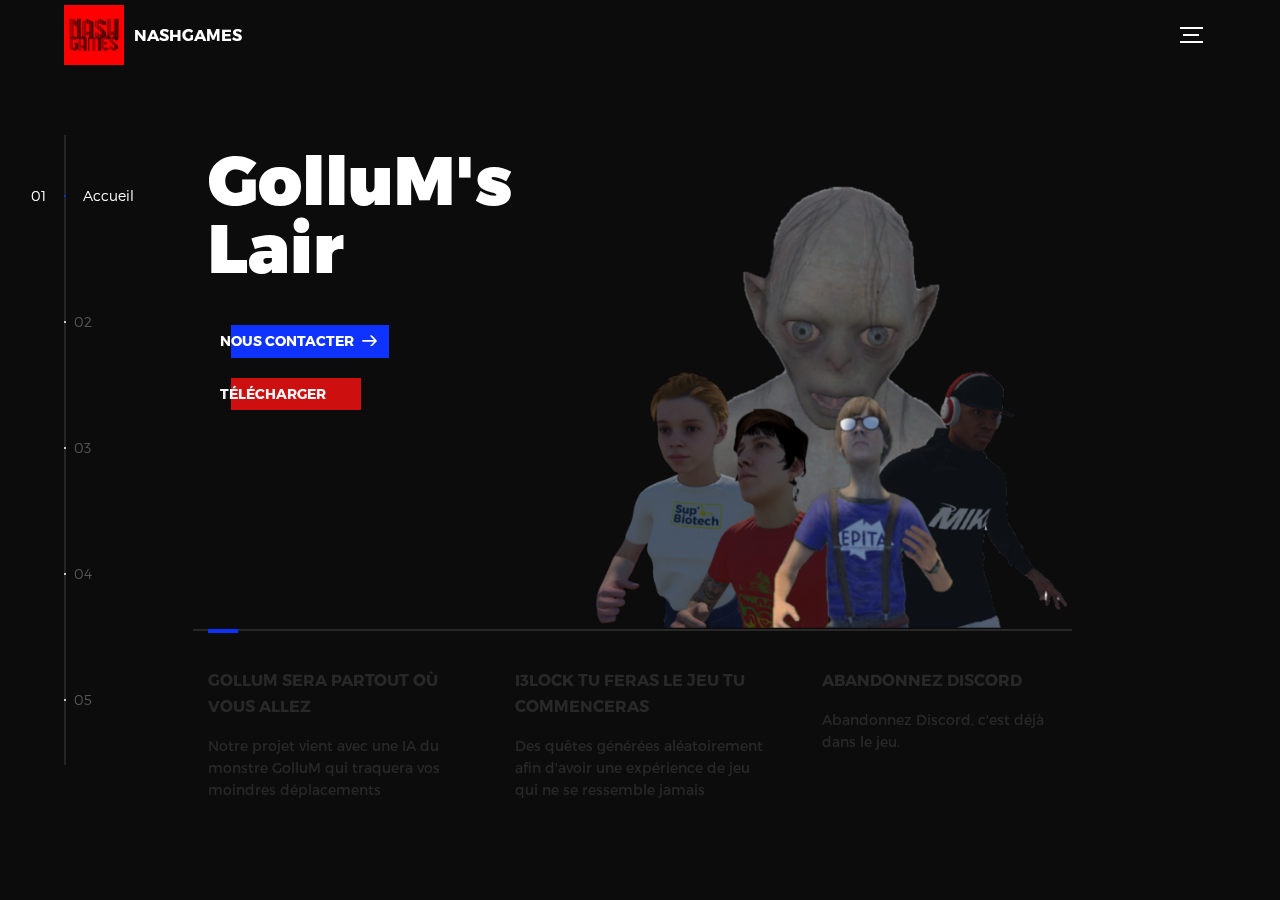
<file: index.html>
<!DOCTYPE html>
<html lang="en">
  <style>
  *{
  box-sizing: border-box;
  }   
  
.image
{
  display: flex;
  justify-content: space-around;
  align-items: center;
  width: 80%;

}
.text {
  font-size: 20px;
  width: 80%;
  margin-left: auto;
  margin-right: auto;
}
.container {
  display: block;
  align-items: center;
  justify-content: center
}

.container2
{
  display: flex;
  flex-direction: row;
  height: 100%;
  justify-content: space-evenly;
  align-items: center;
  width: 70%;
  margin-left: auto;
  margin-right: auto;
}
a:link
{
  text-decoration: none;
  color : white; 
  
  
}
.itemfordocuments{
    max-width: 100%;
    width: 100%;
    height: auto;
    margin: 30px auto;
    border: 1px solid rgb(11 11 11 / 85%);
    display: flex;
    flex-wrap: wrap;
    grid-template-columns: repeat(4, 250px);
    justify-content: center;
    grid-gap: 35px;

}

.gridelement
{
  width: 300px;
  height: 200px;
  background: linear-gradient(black, #7a0101);
  border-radius: 1rem;
  
}
.glow-on-hover {
  width: 218px;
    height: 140px;
    border: none;
    outline: none;
    color: #fff;
    background: linear-gradient(black, #7a0101);
    cursor: pointer;
    position: relative;
    z-index: 0;
    border-radius: 10px;
}

.glow-on-hover2 {
    width: 284px;
    height: 183px;
    border: none;
    outline: none;
    color: #fff;
    background: linear-gradient(#000000, #7a0101);
    cursor: pointer;
    position: relative;
    z-index: 0;
    border-radius: 10px;
}

.glow-on-hover2:before {
    content: '';
    background: linear-gradient(45deg, #ff0000, #e00000, #c00000, #a00000, #800000, #600000, #400000, #200000, #ff0000);
    position: absolute;
    top: -2px;
    left:-2px;
    background-size: 400%;
    z-index: -1;
    filter: blur(5px);
    width: calc(100% + 4px);
    height: calc(100% + 4px);
    animation: glowing 20s linear infinite;
    opacity: 0;
    transition: opacity .3s ease-in-out;
    border-radius: 10px;
}

.glow-on-hover2:active {
    color: #000
}

.glow-on-hover2:active:after {
 background: linear-gradient(rgb(0, 0, 0), #7a0101);
}

.glow-on-hover2:hover:before {
    opacity: 1;
}

.glow-on-hover2:after {
    z-index: -1;
    content: '';
    position: absolute;
    width: 100%;
    height: 100%;
    background: linear-gradient(black, #7a0101);
    left: 0;
    top: 0;
    border-radius: 10px;
}

@keyframes glowing {
    0% { background-position: 0 0; }
    50% { background-position: 400% 0; }
    100% { background-position: 0 0; }
}

.glow-on-hover:before {
    content: '';
    background: linear-gradient(45deg, #ff0000, #e00000, #c00000, #a00000, #800000, #600000, #400000, #200000, #ff0000);
    position: absolute;
    top: -2px;
    left:-2px;
    background-size: 400%;
    z-index: -1;
    filter: blur(5px);
    width: calc(100% + 4px);
    height: calc(100% + 4px);
    animation: glowing 20s linear infinite;
    opacity: 0;
    transition: opacity .3s ease-in-out;
    border-radius: 10px;
}

.glow-on-hover:active {
    color: #000
}

.glow-on-hover:active:after {
 background: linear-gradient(black, #7a0101);
}

.glow-on-hover:hover:before {
    opacity: 1;
}

.glow-on-hover:after {
    z-index: -1;
    content: '';
    position: absolute;
    width: 100%;
    height: 100%;
    background: linear-gradient(black, #7a0101);
    left: 0;  
    top: 0;
    border-radius: 10px;
}

@keyframes glowing {
    0% { background-position: 0 0; }
    50% { background-position: 400% 0; }
    100% { background-position: 0 0; }
}
.item{
  width: 300px;
  height: 350px;
  background-color: #232324;
  padding: 1em;
  font-weight: 700;
  color: var(--clr-light);
  text-align: center;
  border: 10px solid var(--clr-accent);
  border-radius: 5px;
}
.itemforlast
{
  width: 1200px;
  height: 160px;
  background-color: #232324;
  padding: 1em;
  font-weight: 700;
  color: var(--clr-light);
  text-align: center;
  border: 10px solid var(--clr-accent);
  border-radius: 5px;
  margin-left: auto;
  margin-right: auto;
}
.item-1
{
  font-size: 12px;
  text-align:start;
}
.item-1 img 
{
  clip-path: circle();
}
.item-2
{
  font-size: 12px;
  text-align: center;
}
.item-2 img
{
  clip-path: circle();
}
.item-3
{
  font-size: 12px;
  text-align: center;
}
.item-3 img
{
  clip-path: circle();
}
.scrollbar
{
  height: 100%;
  width: 106%;
  border: 1px black;
  font-family: 'GestaRegular', Arial, Helvetica, sans-serif;
  overflow: auto;
}
  .centerImage
{
 text-align:center;
 display:block;
}
  .center {
    display: flex;
    
    justify-content:center ;
}
img {
  text-align: center;
}
.column {
  float: left;
  width: 33.33%;
  padding: 5px;
}

/* Clearfix (clear floats) */
.row::after {
  content: "";
  clear: both;
  display: table;
}


  </style>
<head>
  <title>NASHGAMES</title>
  <meta charset="utf-8">
  <meta name="viewport" content="width=device-width, initial-scale=1">
  <meta http-equiv="X-UA-Compatible" content="IE=edge">
  <meta name="description" content="Découvrez les heures les plus sombres qu'EPITA ait pu connaitre">
  <meta name="keywords" content="global, template, html, sass, jquery">
  <meta name="author" content="Bucky Maler">
  <link rel="stylesheet" href="assets/css/main.css">
  <link rel="icon" href="assets/img/icon.png">
</head>
<body>

<!-- notification for small viewports and landscape oriented smartphones -->
<div class="device-notification">
  <a class="device-notification--logo" href="#0">
    <img src="assets/img/logo.png" alt="Global">
    <p>NASHGAMES</p>  
  </a>
  <p class="device-notification--message">Global has so much to offer that we must request you orient your device to portrait or find a larger screen. You won't be disappointed.</p>
</div>

<div class="perspective effect-rotate-left">
  <div class="container"><div class="outer-nav--return"></div>
    <div id="viewport" class="l-viewport">
      <div class="l-wrapper">
        <header class="header">
          <a class="header--logo" href="#0">
            <img src="assets/img/logo.png" alt="Global">
            <p>NASHGAMES</p>
          </a>
          <button class="header--cta cta">Nous contacter</button>
          
          <div class="header--nav-toggle">
            <span></span>
          </div>
        </header>
        <nav class="l-side-nav">
          <ul class="side-nav">
            <li class="is-active"><span>Accueil</span></li>
            <li><span>Documents</span></li>
            <li><span>Chronologie</span></li>
            <li><span>Logiciels</span></li>
            <li><span>Contact</span></li>
            
          </ul>
        </nav>
        <ul class="l-main-content main-content">
          <li class="l-section section section--is-active">
            <div class="intro">
              <div class="intro--banner">
                <h1>GolluM's<br>Lair</h1>
                <button class="cta">Nous contacter
                  <svg version="1.1" id="Layer_1" xmlns="http://www.w3.org/2000/svg" xmlns:xlink="http://www.w3.org/1999/xlink" x="0px" y="0px" viewBox="0 0 150 118" style="enable-background:new 0 0 150 118;" xml:space="preserve">
                  <g transform="translate(0.000000,118.000000) scale(0.100000,-0.100000)">
                    <path d="M870,1167c-34-17-55-57-46-90c3-15,81-100,194-211l187-185l-565-1c-431,0-571-3-590-13c-55-28-64-94-18-137c21-20,33-20,597-20h575l-192-193C800,103,794,94,849,39c20-20,39-29,61-29c28,0,63,30,298,262c147,144,272,271,279,282c30,51,23,60-219,304C947,1180,926,1196,870,1167z"/>
                  </g>
                  </svg>
                  <span class="btn-background" ></span>
                </button>
                <br>
                <a class="dl" href="doawnloadpage.html" style="color: whitesmoke; text-decoration: none; display: block; width: fit-content; margin-top: 20px;" >Télécharger
                  <svg version="1.1" id="Layer_1" xmlns="http://www.w3.org/2000/svg" xmlns:xlink="" x="0px" y="0px" viewBox="0 0 150 118" style="enable-background:new 0 0 150 118;" xml:space="preserve">
                  <g transform="translate(0.000000,118.000000) scale(0.100000,-0.100000)">
                  
                  </g>
                  </svg>
                  <span class="dl-background"></span>
                </a>
                <img src="assets/img/introduction-visual.png" alt="Welcome" height="550" width="500">
              </div>
              <div class="intro--options">
                <a href="#0">
                  <h3>GolluM sera partout où vous allez</h3>
                  <p>Notre projet vient avec une IA du monstre GolluM qui traquera vos moindres déplacements</p>
                </a>
                <a href="#0">
                  <h3>i3lock tu feras le jeu tu commenceras</h3>
                  <p>Des quêtes générées aléatoirement afin d'avoir une expérience de jeu qui ne se ressemble jamais</p>
                </a>
                <a href="#0">
                  <h3>Abandonnez Discord</h3>
                  <p>Abandonnez Discord, c'est déjà dans le jeu.</p>
                </a>
              </div>
            </div>
          </li>
          <li class="l-section section">
            <div class="work">
              <h2>Nos travaux</h2>
                <div class="itemfordocuments">
                  <a href="https://github.com/NashGamesPro/NashGamesPro.github.io/raw/main/Cahier_des_charges%20(15).pdf" target="_blank" style="" class="gridelement glow-on-hover">
                    <h2 style="    position: relative;top: 50%; transform: translateY(-50%);">Cahier des charges</h2>
                 </a>
                  <a href="https://github.com/NashGamesPro/NashGamesPro.github.io/raw/main/Plan%20de%20Soutenance.docx" target="_blank" style="" class="gridelement glow-on-hover">
                     <h2 style="    position: relative;top: 50%; transform: translateY(-50%);">Plan de Soutenance <br> <i>(Mars 2023)</i></h2>
                  </a>
                  <a href="https://github.com/NashGamesPro/NashGamesPro.github.io/raw/main/Rendu_premi_re_soutenance.pdf" target="_blank" style="" class="gridelement glow-on-hover">
                    <h2 style="    position: relative;top: 50%; transform: translateY(-50%);">Rapport de Soutenance <br> <i>(Mars 2023)</i></h2>
                 </a>
               
                 <a href="https://github.com/NashGamesPro/NashGamesPro.github.io/raw/main/Rendu_deuxieme_soutenance%20(4).pdf"  target="_blank" style="" class="gridelement glow-on-hover">
                  <h2 style="    position: relative;top: 50%; transform: translateY(-50%);">Rapport de Soutenance <br> <i>(Avril 2023)</i></h2>
                 </a>
                 <a href=" https://github.com/NashGamesPro/NashGamesPro.github.io/raw/main/Plan%20de%20soutenance.pdf"  target="_blank" style="" class="gridelement glow-on-hover">
                  <h2 style="    position: relative;top: 50%; transform: translateY(-50%);">Plan de Soutenance <br> <i>(Avril 2023)</i></h2>
                 </a>
                 <a href=" https://github.com/NashGamesPro/NashGamesPro.github.io/raw/main/Rendu_3eme_soutenance%20(5).pdf" target="_blank" style="" class="gridelement glow-on-hover">
                  <h2 style="    position: relative;top: 50%; transform: translateY(-50%);">Rapport de Projet<br> <i>(Juin 2023)</i></h2>
                 </a>
                 <a href="https://github.com/NashGamesPro/NashGamesPro.github.io/raw/main/Manuel_d_installation%20(5).pdf" target="_blank" style="" class="gridelement glow-on-hover">
                  <h2 style="    position: relative;top: 50%; transform: translateY(-50%);">Dossier <br> d'exploitation</h2>
                 </a>
                 <a href=" https://github.com/NashGamesPro/NashGamesPro.github.io/raw/main/Plan%20de%20Soutenance%20Juin%202023.pdf" target="_blank" style="" class="gridelement glow-on-hover">
                  <h2 style="    position: relative;top: 50%; transform: translateY(-50%);">Plan de Soutenance<br><i> (Juin 2023)</i> </h2>
                 </a>
                </div>
              <!--<div class="work--lockup">
                <ul class="slider">
                  <li class="slider--item slider--item-left">
                    <a href="https://github.com/NashGamesPro/NashGamesPro.github.io/raw/main/Plan%20de%20Soutenance.docx">
                      <div class="slider--item-image">
                        <img src="./assets/img/Plan de soutenance.jpg" alt="Victory">
                      </div>
                      <p class="slider--item-title">Plan de Soutenance (mars 2023)</p>
                      <p class="slider--item-description"></p>
                    </a>
                  </li>
                  <li class="slider--item slider--item-center">
                    <a href="#0">
                      <div class="slider--item-image">
                        <img src="assets/img/work-metiew-smith.jpg" alt="Metiew and Smith">
                      </div>
                      <p class="slider--item-title"><a href="https://github.com/NashGamesPro/NashGamesPro.github.io/raw/main/Rendu_premi_re_soutenance.pdf">Rapport de soutenance (mars 2023)</a></p>
                      <p class="slider--item-description"></p>
                    </a>
                  </li>
                  <li class="slider--item slider--item-right">
                    <a href="#0">
                      <div class="slider--item-image">
                        <img src="./assets/img/cahier des charges.jpg" alt="Alex Nowak">
                      </div>
                      <p class="slider--item-title"><a href="https://github.com/NashGamesPro/NashGamesPro.github.io/raw/main/Cahier_des_charges%20(15).pdf">Cahier des charges</a></p>
                      <p class="slider--item-description"></p>
                    </a>
                  </li>
                </ul>
                <div class="slider--prev">
                  <svg version="1.1" id="Layer_1" xmlns="http://www.w3.org/2000/svg" xmlns:xlink="http://www.w3.org/1999/xlink" x="0px" y="0px"
                  viewBox="0 0 150 118" style="enable-background:new 0 0 150 118;" xml:space="preserve">
                  <g transform="translate(0.000000,118.000000) scale(0.100000,-0.100000)">
                    <path d="M561,1169C525,1155,10,640,3,612c-3-13,1-36,8-52c8-15,134-145,281-289C527,41,562,10,590,10c22,0,41,9,61,29
                    c55,55,49,64-163,278L296,510h575c564,0,576,0,597,20c46,43,37,109-18,137c-19,10-159,13-590,13l-565,1l182,180
                    c101,99,187,188,193,199c16,30,12,57-12,84C631,1174,595,1183,561,1169z"/>
                  </g>
                  </svg>
                </div>
                <div class="slider--next">
                  <svg version="1.1" id="Layer_1" xmlns="http://www.w3.org/2000/svg" xmlns:xlink="http://www.w3.org/1999/xlink" x="0px" y="0px" viewBox="0 0 150 118" style="enable-background:new 0 0 150 118;" xml:space="preserve">
                  <g transform="translate(0.000000,118.000000) scale(0.100000,-0.100000)">
                    <path d="M870,1167c-34-17-55-57-46-90c3-15,81-100,194-211l187-185l-565-1c-431,0-571-3-590-13c-55-28-64-94-18-137c21-20,33-20,597-20h575l-192-193C800,103,794,94,849,39c20-20,39-29,61-29c28,0,63,30,298,262c147,144,272,271,279,282c30,51,23,60-219,304C947,1180,926,1196,870,1167z"/>
                  </g>
                  </svg>
                </div>
              </div>-->
            </div>
          </li>
          <li class="l-section section">
            <div class="timeline">
              <div class="outer" style="margin-top: 49px;">
                <div class="card">
                  <div class="info">
                    <h3 class="title">Décembre 2022</h3>
                    <p style="color: white;">Théorisation de l'ensemble du projet, Mécanique, Système à implémenter, personnage, Map, etc ... Nous avons fait en sorte que l'ensemble du groupe soient d'accord sur les idées et le sujet du projet.</p>
                  </div>
                </div>
                <div class="card">
                  <div class="info">
                    <h3 class="title">Mars 2023</h3>
                    <p style="color: white;">Ajouts des premières versions des personnages et de leurs animations, Multijoueur fonctionnel, ainsi que les premières versions des HUD et menus. En clair l'ajout des systèmes de base nécessaire pour le fonctionnement du jeu</p>
                  </div>
                </div>
                <div class="card">
                  <div class="info">
                    <h3 class="title">Avril 2023</h3>
                    <p style="color: white;">Ajouts de mécaniques très importants : Endurance, Inventaire, jeter des objets, Lampe torche, Téléphone, chat vocal. Ainsi que l'élément le plus important du projet, la map (première version). </p>
                  </div>
                </div>
                <div class="card">
                  <div class="info">
                    <h3 class="title">Juin 2023</h3>
                    <p style="color: white;">Ajouts de tous les objets de quêtes (générateur, batteries, Lola, clé, le CRI etc .). Refonte complète du système de réseau à l'aide de l'outil de chat vocal rendant ainsi le jeu plus fluide et les requêtes réseau plus faciles à traiter. Et enfin refonte complète des HUD et menus du jeu. </p>
                  </div>
                </div>
                
              </div>
            </div>
          </li>
          <li class="l-section section">
            <div class="work">
            <div class="itemfordocuments">
              <a href="https://unity.com/fr" target="_blank" style="display: flex;" class="gridelement glow-on-hover2">
                <img src="assets/img/Unitylogobetterpng.png" alt="" 
                style="   
                    height: 134px;
                    width: 241px;
                    margin-top: auto;
                    margin-bottom: auto;
                    margin-left: auto;
                    margin-right: auto;">
             </a>
              <a href="https://www.blender.org/"  target="_blank" style="display: flex; align-items: center;" class="gridelement glow-on-hover2">
                <img src="assets/img/blender logo.png" alt="" style="height: 108px;
                width: 125px;
                margin-left: auto;
                margin-right: auto;">
              </a>
              <a href="https://www.jetbrains.com/fr-fr/rider/" target="_blank" style="display: flex;
              align-items: center;" class="gridelement glow-on-hover2">
                <img src="assets/img/riderlogo.png" alt="" 
                style="   
                height: 112px;
                width: 122px;
                margin-left: auto;
                margin-right: auto;">
             </a>
           
             <a href="https://www.mixamo.com/"  target="_blank" style="display: flex;
              align-items: center;" class="gridelement glow-on-hover2">
                <img src="assets/img/mixamologo.png" alt="" 
                style="   
                height: 89px;
                width: 289px;
                margin-left: auto;
                margin-right: auto;">
             </a>
             <a href="https://poly.cam/" target="_blank" style="display: flex;
              align-items: center;" class="gridelement glow-on-hover2">
                <img src="assets/img/pokycamlogo.png" alt="" 
                style="   
                height: 135px;
                width: 289px;
                margin-left: auto;
                margin-right: auto;">
             </a>
             
            </div>
          </div>
          </li>
          <li class="l-section section">
            <div class="contact">
              <div class="container2">
                <div class="item item-1">
                  <p style="text-align: center;">Axel Thauvin </p> 
                  <img src="assets/img/axel bb.png" alt="Avatar" style=" height: 40%; margin-left: auto; margin-right: auto;">
                  <div class="discord--options">
                    <a href="https://discord.com/users/413327742361141249" style="    
                    width: 50px;
                    height: 50px;
                    display: inline-flex;
                    margin-top: 30px;
                    margin-left: 51px;"> 
                      <img src="assets/img/discord logo.png" style="    
                          height: 40px;
                          width: 40px;
                          margin-left: 0px;">
                    </a>
                    <a href="mailto:axel.thauvin@epita.fr" style="    
                               width: 50px;
                               height: 50px;
                               display: inline-flex;
                               margin-left: 10px;"> 
                    <div class="image" style="margin-left: 50px;">
                      <img src="assets/img/email logo.png" style="
                                      height: 42px;
                                      width: 44px;
                                      margin-left: -51px;">
                    </div>
                    <a href="https://www.instagram.com/axthauvin/" style="    
                       width: 50px;
                       height: 50px;
                       display: inline-flex;
                       margin-top: 30px;
                       margin-left: 20px;"> 
                      <img src="assets/img/instalogo.png" style="
                        height: 40px;
                        width: 42px;
                        margin-left: 0px;">
                    </a>
                    </a>
                  </div> 
                  <p style="text-align: center;">Leader du Groupe</p> 
                </div>
                <div class="item item-2">
                  <p style="text-align: center;">Nazim Lameche</p> 
                  <img src="assets/img/nazim lameche.png" alt="Avatar" style="height: 40%; margin-left: auto; margin-right: auto;">
                  <div class="discord--options">
                    <a href="https://discord.com/users/419748997096275988" style="    
                    width: 50px;
                    height: 50px;
                    display: inline-flex;
                    margin-top: 30px;
                    margin-left: 6px;"> 
                      <img src="assets/img/discord logo.png" style="    
                          height: 40px;
                          width: 40px;
                          margin-left: 0px;">
                    </a>
                    <a href="mailto:nazim.lameche@epita.fr" style="    
                             width: 50px;
                             height: 50px;
                             display: inline-flex;
                             margin-left: 10px;"> 
                    <div class="image" style="margin-left: 50px;">
                      <img src="assets/img/email logo.png" style="
                                  height: 42px;
                                  width: 44px;
                                  margin-left: -51px;">
                    </div>
                    <a href="https://instagram.com/zimox__?igshid=MmIzYWVlNDQ5Yg==" style="    
                       width: 50px;
                       height: 50px;
                       display: inline-flex;
                       margin-top: 30px;
                       margin-left: 20px;"> 
                      <img src="assets/img/instalogo.png" style="
                        height: 40px;
                        width: 42px;
                        margin-left: 0px;">
                    </a>
                    </a>
                  </div> 
                  <p style="text-align: center;">Designer, Chargé de documentation</p> 
                </div>
                <div class="item item-3">
                  <p style="text-align: center;">Hugo spyropoulos</p> 
                  <img src="assets/img/hugolerigogo.png" alt="Avatar" style=" height: 40%; margin-left: auto; margin-right: auto;">
                  <div class="discord--options">
                    <a href="https://discord.com/users/" style="    
                     width: 50px;
                    height: 50px;
                    display: inline-flex;
                    margin-top: 30px;
                    margin-left: 6px;"> 
                      <img src="assets/img/discord logo.png" style="    
                          height: 40px;
                          width: 40px;
                          margin-left: 0px;">
                    </a>
                    <a href="mailto:hugo.spyropoulos@epita.fr" style="    
                             width: 50px;
                             height: 50px;
                             display: inline-flex;
                             margin-left: 10px;"> 
                    <div class="image" style="margin-left: 50px;">
                      <img src="assets/img/email logo.png" style="
                                  height: 42px;
                                  width: 44px;
                                  margin-left: -51px;">
                    </div>
                    <a href="https://instagram.com/_hugo_spy_?igshid=NGExMmI2YTkyZg==" style="    
                       width: 50px;
                       height: 50px;
                       display: inline-flex;
                       margin-top: 30px;
                       margin-left: 20px;"> 
                      <img src="assets/img/instalogo.png" style="
                        height: 40px;
                        width: 42px;
                        margin-left: 0px;">
                    </a>
                    </a>
                  </div> 
                  <p style="text-align: center;">3D designer</p> 
                </div>
                
              </div>
             
            </div>

          </li>
        </ul>
      </div>
    </div>
  </div>
  <ul class="outer-nav">
    <li class="is-active">Accueil</li>
    <li>Documents</li>
    <li>Chronologie</li>
    <li>Logiciels</li> 
    <li>Contact</li>

  </ul>
</div>

<script src="https://ajax.googleapis.com/ajax/libs/jquery/2.2.4/jquery.min.js"></script>
<script>window.jQuery || document.write('<script src="assets/js/vendor/jquery-2.2.4.min.js"><\/script>')</script>
<script src="assets/js/functions-min.js"></script>
</body>
</html>
</file>
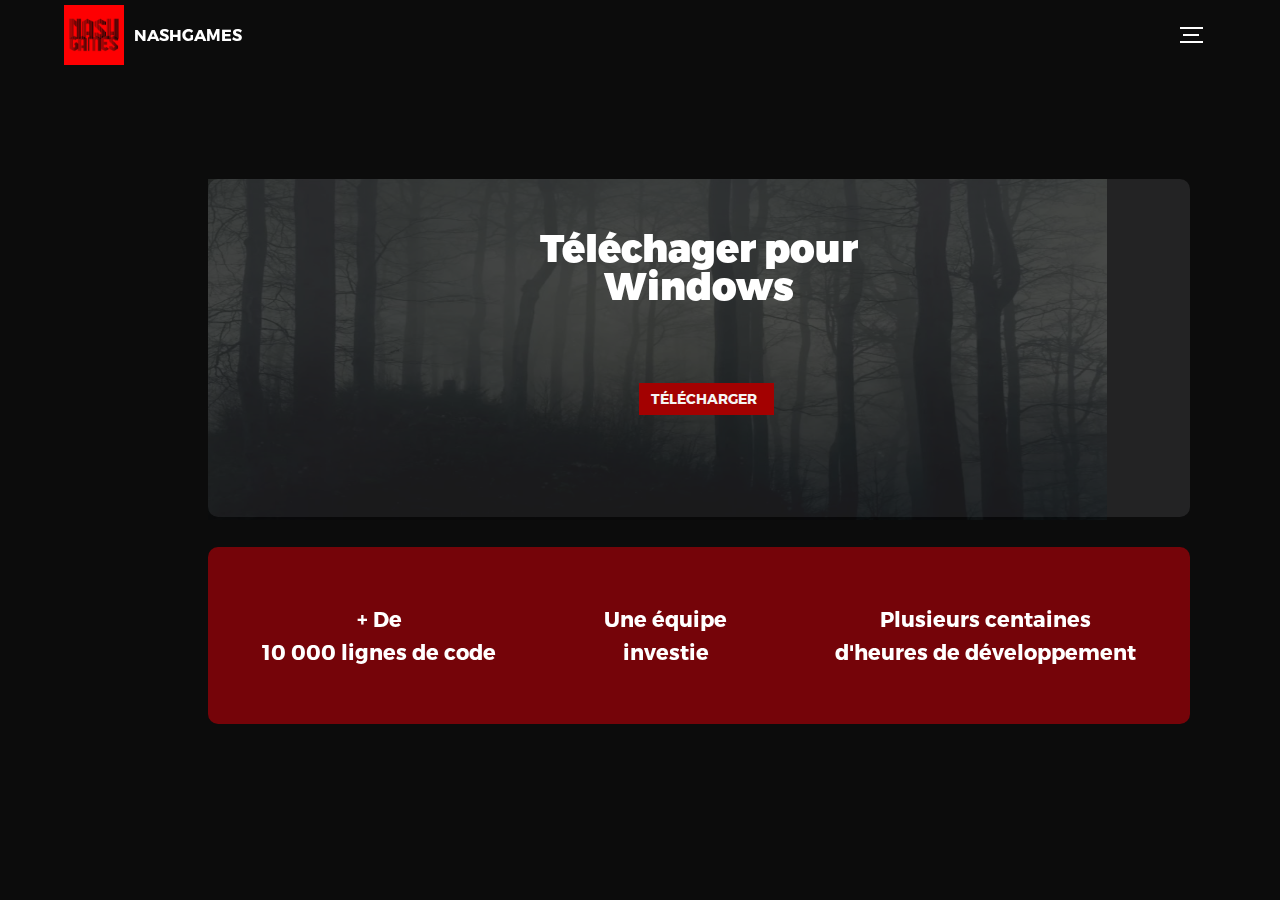
<file: doawnloadpage.html>
<!DOCTYPE html>
<html lang="en">
  <style>
  *{
  box-sizing: border-box;
  }   
  
.image
{
  display: flex;
  justify-content: space-around;
  align-items: center;
  width: 80%;

}
.text {
  font-size: 20px;
  width: 80%;
  margin-left: auto;
  margin-right: auto;
}
.container {
  display: block;
  align-items: center;
  justify-content: center
}

@keyframes textclip {
  to {
    background-position: 200% center;
  }
}
.container2
{
  display: flex;
  flex-direction: row;
  height: 100%;
  justify-content: space-evenly;
  align-items: center;
  width: 70%;
  margin-left: auto;
  margin-right: auto;
}


.item{
    width: 982px;
    height: 338px;
    background-color: #232324;
    padding: 0em;
    font-weight: 700;
    color: var(--clr-light);
    text-align: center;
    border: 1px solid var(--clr-accent);
    border-radius: 10px;
    opacity: 1;
}
.itemforlast
{
  display: block;
  width: 1200px;
  height: 160px;
  background-image: linear-gradient(black, red);
  padding: 1em;
  font-weight: 700;
  color: var(--clr-light);
  text-align: center;
  border: 10px solid var(--clr-accent);
  border-radius: 5px;
  margin-left: auto;
  margin-right: auto;
}
.itemforinfo
{
    display: flex;
    width: 982px;
    height: 177px;
    background-color: #750409;
    padding: 0em;
    font-weight: 700;
    color: var(--clr-light);
    text-align: center;
    border: 1px solid var(--clr-accent);
    border-radius: 10px;
    opacity: 1;
    margin-top: 30px;
    align-items: center;
    justify-content:space-around;
}
.item-1
{
  font-size: 12px;
  text-align:start;
}
.item-1 img 
{
  clip-path: circle();
}
.item-2
{
  font-size: 12px;
  text-align: center;
}
.item-2 img
{
  clip-path: circle();
}
.item-3
{
  font-size: 12px;
  text-align: center;
}
.item-3 img
{
  clip-path: circle();
}
.scrollbar
{
  height: 100%;
  width: 106%;
  border: 1px black;
  font-family: 'GestaRegular', Arial, Helvetica, sans-serif;
  overflow: auto;
}
  .centerImage
{
 text-align:center;
 display:block;
}
  .center {
    display: flex;
    
    justify-content:center ;
}
img {
  text-align: center;
}
.column {
  float: left;
  width: 33.33%;
  padding: 5px;
}

/* Clearfix (clear floats) */
.row::after {
  content: "";
  clear: both;
  display: table;
}
  </style>
<head>
  <title>NASHGAMES</title>
  <meta charset="utf-8">
  <meta name="viewport" content="width=device-width, initial-scale=1">
  <meta http-equiv="X-UA-Compatible" content="IE=edge">
  <meta name="description" content="HTML5 website template">
  <meta name="keywords" content="global, template, html, sass, jquery">
  <meta name="author" content="Bucky Maler">
  <link rel="stylesheet" href="assets/css/main2.css">
  <link rel="icon" href="assets/img/icon.png">
</head>
<body>

<!-- notification for small viewports and landscape oriented smartphones -->
<div class="device-notification">
  <a class="device-notification--logo" href="">
    <img src="assets/img/logo.png" alt="Global">
    <p>NASHGAMES</p>  
  </a>
  <p class="device-notification--message">Global has so much to offer that we must request you orient your device to portrait or find a larger screen. You won't be disappointed.</p>
</div>

<div class="perspective effect-rotate-left">
  <div class="container"><div class="outer-nav--return"></div>
    <div id="viewport" class="l-viewport">
      <div class="l-wrapper">
        <header class="header">
          <a class="header--logo" href="index.html">
            <img src="assets/img/logo.png" alt="Global">
            <p>NASHGAMES</p>
          </a>
         
          
          <div class="header--nav-toggle">
            <span></span>
          </div>
        </header>
        
        <ul class="l-main-content main-content">
          <div class="intro">
            <div class="intro--banner">
              <div class="item">
                  <img src="assets/img/maxresdefault (2).jpg" style="       
                        width: 104%;
                        height: 62%;
                        margin-left: auto;
                        margin-right: auto;
                        opacity: 0.25;">
                  <h1 > Téléchager pour <br>Windows</h1>
                  <a class="dl" href="https://github.com/NashGamesPro/NashGamesPro.github.io/releases/download/v1.3.0/Gollum.s.Lair.Setup.exe" style="    color: whitesmoke;
                      color: whitesmoke;
                      text-decoration: none;
                      display: block;
                      width: fit-content;
                      margin-top: 128px;
                      margin-left: 431px;
                      margin-right: auto;" >
                      Télécharger
                      <g transform="translate(0.000000,118.000000) scale(0.100000,-0.100000)">
                    
                      </g>
                      </svg>
                      <span class="dl-background"></span>
                    </a>


              </div>
                  <div class="itemforinfo">
                    <h2>+ De <br>10 000 lignes de code</h2>
                    <h2>Une équipe <br> investie</h2>
                    <h2> Plusieurs centaines<br>  d'heures de développement </h2>
                  </div>
                 
              </div>
            </div>
          </div>
        </ul>
      </div>
    </div>
  </div>
  
</div>

<script src="https://ajax.googleapis.com/ajax/libs/jquery/2.2.4/jquery.min.js"></script>
<script>window.jQuery || document.write('<script src="assets/js/vendor/jquery-2.2.4.min.js"><\/script>')</script>
<script src="assets/js/functions-min.js"></script>
</body>
</html>
</file>
<file: assets/css/main.css>
@font-face {
    font-family: 'Montserrat';
    src: url("fonts/Montserrat-Black.eot");
    src: local("☺"), url("fonts/Montserrat-Black.woff") format("woff"), url("fonts/Montserrat-Black.ttf") format("truetype"), url("fonts/Montserrat-Black.svg") format("svg");
    font-weight: 900;
    font-style: normal
}
@font-face {
    font-family: 'Montserrat';
    src: url("fonts/Montserrat-Bold.eot");
    src: local("☺"), url("fonts/Montserrat-Bold.woff") format("woff"), url("fonts/Montserrat-Bold.ttf") format("truetype"), url("fonts/Montserrat-Bold.svg") format("svg");
    font-weight: 700;
    font-style: normal
}
@font-face {
    font-family: 'Montserrat';
    src: url("fonts/Montserrat-Regular.eot");
    src: local("☺"), url("fonts/Montserrat-Regular.woff") format("woff"), url("fonts/Montserrat-Regular.ttf") format("truetype"), url("fonts/Montserrat-Regular.svg") format("svg");
    font-weight: 400;
    font-style: normal
}
@font-face {
    font-family: 'Montserrat';
    src: url("fonts/Montserrat-Light.eot");
    src: local("☺"), url("fonts/Montserrat-Light.woff") format("woff"), url("fonts/Montserrat-Light.ttf") format("truetype"), url("fonts/Montserrat-Light.svg") format("svg");
    font-weight: 300;
    font-style: normal
} /*! normalize.css v3.0.2 | MIT License | git.io/normalize */
html {
    font-family: sans-serif;
    -ms-text-size-adjust: 100%;
    -webkit-text-size-adjust: 100%
}

body {
    margin: 0
}
article,
aside,
details,
figcaption,
figure,
footer,
header,
hgroup,
main,
menu,
nav,
section,
summary {
    display: block
}
audio,
canvas,
progress,
video {
    display: inline-block;
    vertical-align: baseline
}
audio:not([controls]) {
    display: none;
    height: 0
}
[hidden],
template {
    display: none
}
a {
    background-color: transparent
}
a:active,
a:hover {
    outline: 0
}
abbr[title] {
    border-bottom: 1px dotted
}
b,
strong {
    font-weight: bold
}
dfn {
    font-style: italic
}
h1 {
    font-size: 2em;
    margin: 0.67em 0
}
mark {
    background: #ff0;
    color: #000
}
small {
    font-size: 80%
}
sub,
sup {
    font-size: 75%;
    line-height: 0;
    position: relative;
    vertical-align: baseline
}
sup {
    top: -0.5em
}
sub {
    bottom: -0.25em
}

img {
    display: block;
    border: 0
    
}
svg:not(:root) {
    overflow: hidden
}
figure {
    margin: 1em 40px
}
hr {
    box-sizing: content-box;
    height: 0
}
pre {
    overflow: auto
}
code,
kbd,
pre,
samp {
    font-family: monospace, monospace;
    font-size: 1em
}
button,
input,
optgroup,
select,
textarea {
    color: inherit;
    font: inherit;
    margin: 0
}
button {
    overflow: visible
}
button,
select {
    text-transform: none
}
button,
html input[type="button"],
input[type="reset"],
input[type="submit"] {
    -webkit-appearance: button;
    cursor: pointer
}
button[disabled],
html input[disabled] {
    cursor: default
}
button::-moz-focus-inner,
input::-moz-focus-inner {
    border: 0;
    padding: 0
}
input {
    line-height: normal
}
input[type="checkbox"],
input[type="radio"] {
    box-sizing: border-box;
    padding: 0
}
input[type="number"]::-webkit-inner-spin-button,
input[type="number"]::-webkit-outer-spin-button {
    height: auto
}
input[type="search"] {
    -webkit-appearance: textfield;
    box-sizing: content-box
}
input[type="search"]::-webkit-search-cancel-button,
input[type="search"]::-webkit-search-decoration {
    -webkit-appearance: none
}
fieldset {
    border: 1px solid #c0c0c0;
    margin: 0 2px;
    padding: 0.35em 0.625em 0.75em
}
legend {
    border: 0;
    padding: 0
}
textarea {
    overflow: auto
}
optgroup {
    font-weight: bold
}
table {
    border-collapse: collapse;
    border-spacing: 0
}
td,
th {
    padding: 0
}
::-moz-selection {
    background: #FFF498
}
::selection {
    background: #FFF498
}
::-moz-selection {
    background: #FFF498
}
img::-moz-selection {
    background: transparent
}
img::selection {
    background: transparent
}
img::-moz-selection {
    background: transparent
}
body {
    -webkit-tap-highlight-color: #FFF498
}
body {
    background-color: #0c0c0c;
    font-size: 14px;
    line-height: 1.6;
    font-family: "Montserrat", sans-serif;
    color: #fff;
    -webkit-font-smoothing: antialiased;
    -webkit-text-size-adjust: 100%
}
.l-viewport {
    position: relative;
    width: 100%;
    height: 100vh;
    box-shadow: 0 0 45px 5px rgba(0, 0, 0, 0.85);
    overflow: hidden
}
.l-wrapper {
    position: relative;
    width: 1440px;
    max-width: 90%;
    height: 100%;
    margin: 0 auto
}
.l-side-nav {
    position: absolute;
    left: 0;
    display: -webkit-box;
    display: -webkit-flex;
    display: -ms-flexbox;
    display: flex;
    height: 100%;
    -webkit-box-align: center;
    -webkit-align-items: center;
    -ms-flex-align: center;
    align-items: center;
}
.l-side-nav::before {
    content: "";
    position: absolute;
    top: 50%;
    left: 0;
    -webkit-transform: translateY(-50%);
    transform: translateY(-50%);
    width: 2px;
    height: 70%;
    max-height: 750px;
    background-color: #555;
    opacity: .35;
    z-index: 10
}
@media(max-width: 1180px) {
    .l-side-nav {
        display: none
    }
}
.l-main-content {
    position: relative;
    width: 100%;
    height: 100%;
    margin: 0;
    padding: 0;
    list-style: none
}
.l-section {
    position: absolute;
    width: 100%;
    height: 100%
}
.device-notification {
    display: none;
    position: fixed;
    top: 0;
    left: 0;
    width: 100%;
    height: 100%;
    -webkit-box-orient: vertical;
    -webkit-box-direction: normal;
    -webkit-flex-direction: column;
    -ms-flex-direction: column;
    flex-direction: column;
    -webkit-box-align: center;
    -webkit-align-items: center;
    -ms-flex-align: center;
    -ms-grid-row-align: center;
    align-items: center;
    -webkit-box-pack: center;
    -webkit-justify-content: center;
    -ms-flex-pack: center;
    justify-content: center;
    background-color: #0c0c0c;
    z-index: 12
}
.device-notification--logo {
    display: -webkit-box;
    display: -webkit-flex;
    display: -ms-flexbox;
    display: flex;
    -webkit-box-align: center;
    -webkit-align-items: center;
    -ms-flex-align: center;
    align-items: center;
    text-decoration: none;
    color: #fff
}
.device-notification--logo p {
    margin: 0 0 0 10px;
    font-size: 16px;
    font-weight: 700;
    text-transform: uppercase
}
.device-notification--message {
    width: 70%;
    margin: 30px 0 0;
    font-weight: 700;
    text-align: center
}
@media(max-width: 767px) and(min-width: 601px) and(max-height: 680px) {
    .device-notification {
        display: -webkit-box;
        display: -webkit-flex;
        display: -ms-flexbox;
        display: flex
    }
}
@media(max-width: 600px) and(min-width: 480px) and(max-height: 580px) {
    .device-notification {
        display: -webkit-box;
        display: -webkit-flex;
        display: -ms-flexbox;
        display: flex
    }
}
@media(max-width: 736px) and(min-width: 360px) and(orientation: landscape) {
    .device-notification {
        display: -webkit-box;
        display: -webkit-flex;
        display: -ms-flexbox;
        display: flex
    }
}
@media(max-width: 359px) {
    .device-notification {
        display: -webkit-box;
        display: -webkit-flex;
        display: -ms-flexbox;
        display: flex
    }
}
.section {
    opacity: 0;
    visibility: hidden;
    -webkit-transition: opacity 0.4s ease-in-out, visibility 0s 0.4s;
    transition: opacity 0.4s ease-in-out, visibility 0s 0.4s
}
.section--is-active {
    opacity: 1;
    visibility: visible;
    z-index: 1;
    -webkit-transition: opacity 0.4s ease-in-out 0.4s;
    transition: opacity 0.4s ease-in-out 0.4s
}
.section--next {
    -webkit-transform: translateY(-45px);
    transform: translateY(-45px);
    -webkit-transition: -webkit-transform 0.4s ease-in-out;
    transition: -webkit-transform 0.4s ease-in-out;
    transition: transform 0.4s ease-in-out;
    transition: transform 0.4s ease-in-out, -webkit-transform 0.4s ease-in-out
}
.section--prev {
    -webkit-transform: translateY(45px);
    transform: translateY(45px);
    -webkit-transition: -webkit-transform 0.4s ease-in-out;
    transition: -webkit-transform 0.4s ease-in-out;
    transition: transform 0.4s ease-in-out;
    transition: transform 0.4s ease-in-out, -webkit-transform 0.4s ease-in-out
}
.header {
    position: absolute;
    top: 0;
    left: 0;
    display: -webkit-box;
    display: -webkit-flex;
    display: -ms-flexbox;
    display: flex;
    width: 100%;
    height: 70px;
    -webkit-box-align: center;
    -webkit-align-items: center;
    -ms-flex-align: center;
    align-items: center;
    -webkit-box-pack: justify;
    -webkit-justify-content: space-between;
    -ms-flex-pack: justify;
    justify-content: space-between;
    z-index: 10
}
.header--logo {
    display: -webkit-box;
    display: -webkit-flex;
    display: -ms-flexbox;
    display: flex;
    -webkit-box-align: center;
    -webkit-align-items: center;
    -ms-flex-align: center;
    align-items: center;
    text-decoration: none;
    color: #fff
}
.header--logo p {
    margin: 0 0 0 10px;
    font-size: 16px;
    font-weight: 700;
    text-transform: uppercase
}
.header--nav-toggle {
    display: -webkit-box;
    display: -webkit-flex;
    display: -ms-flexbox;
    display: flex;
    width: 50px;
    height: 50px;
    -webkit-box-orient: vertical;
    -webkit-box-direction: normal;
    -webkit-flex-direction: column;
    -ms-flex-direction: column;
    flex-direction: column;
    -webkit-box-align: center;
    -webkit-align-items: center;
    -ms-flex-align: center;
    align-items: center;
    -webkit-box-pack: center;
    -webkit-justify-content: center;
    -ms-flex-pack: center;
    justify-content: center;
    cursor: pointer
}
.header--nav-toggle span,
.header--nav-toggle::before,
.header--nav-toggle::after {
    content: "";
    position: relative;
    width: 16px;
    height: 2px;
    background-color: #fff
}
.header--nav-toggle::before {
    bottom: 5px;
    width: 23px
}
.header--nav-toggle::after {
    top: 5px;
    width: 23px
}
.header--cta {
    position: absolute;
    top: 50%;
    left: 50%;
    -webkit-transform: translate(-50%, -50%);
    transform: translate(-50%, -50%);
    padding: 0 20px;
    line-height: 30px;
    text-decoration: none;
    color: #fff;
    font-weight: 700;
    text-transform: uppercase;
    background-color: #0f33ff;
    border: none;
    opacity: 0;
    visibility: hidden;
    -webkit-transition: opacity 0.4s ease-in-out, visibility 0s 0.4s;
    transition: opacity 0.4s ease-in-out, visibility 0s 0.4s
}
.header--cta:focus {
    outline: none
}
.header--cta.is-active {
    opacity: 1;
    visibility: visible;
    -webkit-transition: opacity 0.4s ease-in-out 0.4s;
    transition: opacity 0.4s ease-in-out 0.4s
}
@media(max-width: 767px) {
    .header--cta {
        display: none
    }
}
.header--dl {
    position: absolute;
    top: 50%;
    left: 50%;
    -webkit-transform: translate(-50%, -50%);
    transform: translate(-50%, -50%);
    padding: 0 20px;
    line-height: 30px;
    text-decoration: none;
    color: #fff;
    font-weight: 700;
    text-transform: uppercase;
    background-color: #c21f1f;
    border: none;
    opacity: 0;
    visibility: hidden;
    -webkit-transition: opacity 0.4s ease-in-out, visibility 0s 0.4s;
    transition: opacity 0.4s ease-in-out, visibility 0s 0.4s
}
.header--dl:focus {
    outline: none
}
.header--dl.is-active {
    opacity: 1;
    visibility: visible;
    -webkit-transition: opacity 0.4s ease-in-out 0.4s;
    transition: opacity 0.4s ease-in-out 0.4s
}
@media(max-width: 767px) {
    .header--dl {
        display: none
    }
}
.side-nav {
    position: relative;
    display: -webkit-box;
    display: -webkit-flex;
    display: -ms-flexbox;
    display: flex;
    width: 100px;
    height: 70%;
    max-height: 750px;
    -webkit-box-orient: vertical;
    -webkit-box-direction: normal;
    -webkit-flex-direction: column;
    -ms-flex-direction: column;
    flex-direction: column;
    -webkit-justify-content: space-around;
    -ms-flex-pack: distribute;
    justify-content: space-around;
    margin: 0;
    padding: 0;
    list-style-position: inside;
    z-index: 10
}
.side-nav > li {
    position: relative;
    top: -5px;
    color: #fff;
    font-size: 6px;
    cursor: pointer
}
.side-nav > li span {
    position: relative;
    top: 3px;
    left: 10px;
    color: #fff;
    font-size: 14px;
    font-weight: 300;
    opacity: 0;
    visibility: hidden
}
.side-nav > li::before {
    position: absolute;
    top: 3px;
    left: 10px;
    color: #555;
    font-size: 14px;
    font-weight: 300
}
.side-nav li:nth-child(1)::before {
    content: "01"
}
.side-nav li:nth-child(2)::before {
    content: "02"
}
.side-nav li:nth-child(3)::before {
    content: "03"
}
.side-nav li:nth-child(4)::before {
    content: "04"
}
.side-nav li:nth-child(5)::before {
    content: "05"
}
.side-nav li.is-active {
    color: #0f33ff;
    -webkit-transition: color 0.4s ease-in-out;
    transition: color 0.4s ease-in-out
}
.side-nav li.is-active span {
    opacity: 1;
    visibility: visible;
    -webkit-transition: opacity 0.4s ease-in-out;
    transition: opacity 0.4s ease-in-out
}
.side-nav li.is-active::before {
    left: -33px;
    color: #fff
}
.intro {
    position: relative;
    display: -webkit-box;
    display: -webkit-flex;
    display: -ms-flexbox;
    display: flex;
    width: 900px;
    max-width: 75%;
    height: 100%;
    -webkit-box-orient: vertical;
    -webkit-box-direction: normal;
    -webkit-flex-direction: column;
    -ms-flex-direction: column;
    flex-direction: column;
    -webkit-box-pack: center;
    -webkit-justify-content: center;
    -ms-flex-pack: center;
    justify-content: center;
    margin: 0 auto
}
@media(max-width: 1180px) {
    .intro {
        max-width: 100%
    }
}
.al {
    --col-gap: 2rem;
    --row-gap: 2rem;
    --line-w: 0.25rem;
    display: grid;
    grid-template-columns: var(--line-w) 1fr;
    grid-auto-columns: max-content;
    column-gap: var(--col-gap);
    list-style: none;
    width: min(60rem, 90%);
    margin-inline: auto;
  }
  
  /* line */
  .al::before {
    content: "";
    grid-column: 1;
    grid-row: 1 / span 20;
    background: rgb(225, 225, 225);
    border-radius: calc(var(--line-w) / 2);
  }
  
  /* columns*/
  
  /* row gaps */
  .al li:not(:last-child) {
    margin-bottom: var(--row-gap);
  }
  
  /* card */
  al li {
    grid-column: 2;
    --inlineP: 1.5rem;
    margin-inline: var(--inlineP);
    grid-row: span 2;
    display: grid;
    grid-template-rows: min-content min-content min-content;
  }
  
  /* date */
  al li .date {
    --dateH: 3rem;
    height: var(--dateH);
    margin-inline: calc(var(--inlineP) * -1);
  
    text-align: center;
    background-color: var(--accent-color);
  
    color: white;
    font-size: 1.25rem;
    font-weight: 700;
  
    display: grid;
    place-content: center;
    position: relative;
  
    border-radius: calc(var(--dateH) / 2) 0 0 calc(var(--dateH) / 2);
  }
  
  /* date flap */
  al li .date::before {
    content: "";
    width: var(--inlineP);
    aspect-ratio: 1;
    background: var(--accent-color);
    background-image: linear-gradient(rgba(0, 0, 0, 0.2) 100%, transparent);
    position: absolute;
    top: 100%;
  
    clip-path: polygon(0 0, 100% 0, 0 100%);
    right: 0;
  }
  
  /* circle */
  al li .date::after {
    content: "";
    position: absolute;
    width: 2rem;
    aspect-ratio: 1;
    background: var(--bgColor);
    border: 0.3rem solid var(--accent-color);
    border-radius: 50%;
    top: 50%;
  
    transform: translate(50%, -50%);
    right: calc(100% + var(--col-gap) + var(--line-w) / 2);
  }
  
  /* title descr */
  al li .title,
  al li .descr {
    background: var(--bgColor);
    position: relative;
    padding-inline: 1.5rem;
  }
  al li .title {
    overflow: hidden;
    padding-block-start: 1.5rem;
    padding-block-end: 1rem;
    font-weight: 500;
  }
  al li .descr {
    padding-block-end: 1.5rem;
    font-weight: 300;
  }
  
  /* shadows */
  al li .title::before,
  al li .descr::before {
    content: "";
    position: absolute;
    width: 90%;
    height: 0.5rem;
    background: rgba(0, 0, 0, 0.5);
    left: 50%;
    border-radius: 50%;
    filter: blur(4px);
    transform: translate(-50%, 50%);
  }
  al li .title::before {
    bottom: calc(100% + 0.125rem);
  }
  
  al li .descr::before {
    z-index: -1;
    bottom: 0.25rem;
  }
  
  @media (min-width: 40rem) {
    al {
      grid-template-columns: 1fr var(--line-w) 1fr;
    }
    al::before {
      grid-column: 2;
    }
    al li:nth-child(odd) {
      grid-column: 1;
    }
    al li:nth-child(even) {
      grid-column: 3;
    }
  
    /* start second card */
    al li:nth-child(2) {
      grid-row: 2/4;
    }
  
    al li:nth-child(odd) .date::before {
      clip-path: polygon(0 0, 100% 0, 100% 100%);
      left: 0;
    }
  
    al li:nth-child(odd) .date::after {
      transform: translate(-50%, -50%);
      left: calc(100% + var(--col-gap) + var(--line-w) / 2);
    }
    al li:nth-child(odd) .date {
      border-radius: 0 calc(var(--dateH) / 2) calc(var(--dateH) / 2) 0;
    }
  }
  
  .credits {
    margin-top: 1rem;
    text-align: right;
  }
  .credits a {
    color: var(--color);
  }
.intro--banner {
   position: relative;
    height: 553px;
}
.intro--banner::before {
    content: "";
    position: absolute;
    bottom: 20px;
    left: -15px;
    right: 0;
    height: 2px;
    background-color: #282828
}
.intro--banner::after {
    content: "";
    position: absolute;
    bottom: 18px;
    left: 0;
    width: 30px;
    height: 4px;
    background-color: #0f33ff
}
.intro--banner h1 {
    position: relative;
    font-size: 68px;
    font-weight: 900;
    line-height: 1;
    z-index: 1
}
.intro--banner button {
    position: relative;
    padding: 5px 17px 5px 12px;
    font-weight: 700;
    text-transform: uppercase;
    background-color: transparent;
    border: none
}
.intro--banner button .btn-background {
    position: absolute;
    top: 0;
    left: 23px;
    right: 0;
    height: 100%;
    background-color: #0f33ff;
    z-index: -1;
    -webkit-transition: left 0.2s ease-in-out;
    transition: left 0.2s ease-in-out
}
.intro--banner button:hover .btn-background {
    left: 0
}
.intro--banner a .dl-background {
    position: absolute;
    top: 0;
    left: 23px;
    right: 0;
    height: 100%;
    background-color: #ce0f0f;
    z-index: -1;
    -webkit-transition: left 0.2s ease-in-out;
    transition: left 0.2s ease-in-out
}
.intro--banner a:hover .dl-background {
    left: 0
}
.intro--banner a {
    position: relative;
    padding: 5px 17px 5px 12px;
    font-weight: 700;
    text-transform: uppercase;
    background-color: transparent;
    border: none
}
.intro--banner a:focus {
    outline: none
}
.intro--banner a svg {
    position: relative;
    left: 5px;
    width: 15px;
    fill: #fff
}
.intro--banner button svg {
    position: relative;
    left: 5px;
    width: 15px;
    fill: #fff
}
.intro--banner img {
    position: absolute;
    bottom: -51px;
    right: -12px
}
.intro--options {
    display: -webkit-box;
    display: -webkit-flex;
    display: -ms-flexbox;
    display: flex;
    -webkit-box-pack: justify;
    -webkit-justify-content: space-between;
    -ms-flex-pack: justify;
    justify-content: space-between;
    margin: 0;
    padding: 0;
    list-style: none
}
.intro--options > a {
    max-width: 250px;
    text-decoration: none;
    color: #282828;
    -webkit-transition: color 0.2s ease-in-out;
    transition: color 0.2s ease-in-out
}
.intro--options>a:hover {
    color: #fff
}
.intro--options h3 {
    font-size: 16px;
    text-transform: uppercase
}
.intro--options p {
    margin-bottom: 0
}
@media(max-width: 900px) {
    .intro--banner {
        height: 380px
    }
    .intro--banner h1 {
        font-size: 55px
    }
    .intro--banner img {
        width: 430px
    }
    .intro--options > a {
        margin-right: 30px
    }
    .intro--options>a:last-child {
        margin-right: 0
    }
}
@media(max-width: 767px) {
    .intro--banner {
        height: 305px
    }
    .intro--banner h1 {
        font-size: 44px
    }
    .intro--banner img {
        width: 330px
    }
    .intro--options {
        display: block
    }
    .intro--options > a {
        display: block;
        max-width: 100%;
        margin: 0 0 30px
    }
    .intro--options>a:last-child {
        margin-bottom: 0
    }
}
@media(max-width: 600px) {
    .intro--banner {
        height: 360px
    }
    .intro--banner h1 {
        font-size: 55px
    }
    .intro--banner img {
        display: none
    }
}
@media(max-width: 600px) and(max-height: 750px) {
    .intro--banner {
        height: auto
    }
    .intro--banner::before,
    .intro--banner::after {
        display: none
    }
    .intro--banner h1 {
        margin-top: 0
    }
    .intro--options {
        display: none
    }
}
.work {
    position: relative;
    display: -webkit-box;
    display: -webkit-flex;
    display: -ms-flexbox;
    display: flex;
    width: 960px;
    max-width: 80%;
    height: 100%;
    -webkit-box-orient: vertical;
    -webkit-box-direction: normal;
    -webkit-flex-direction: column;
    -ms-flex-direction: column;
    flex-direction: column;
    -webkit-box-pack: center;
    -webkit-justify-content: center;
    -ms-flex-pack: center;
    justify-content: center;
    margin: 0 auto
}
@media(max-width: 1180px) {
    .work {
        max-width: 100%
    }
}
.work h2 {
    margin: 0 0 20px;
    font-size: 20px;
    text-align: center
}
.work--lockup {
    position: relative
}
.work--lockup .slider {
    position: relative;
    display: -webkit-box;
    display: -webkit-flex;
    display: -ms-flexbox;
    display: flex;
    width: 80%;
    margin: 0 auto;
    padding: 0;
    list-style: none
}
.work--lockup .slider--item {
    position: absolute;
    display: none;
    text-align: center
}
.work--lockup .slider--item a {
    text-decoration: none;
    color: #858585
}
.work--lockup .slider--item-title {
    margin-top: 10px;
    font-size: 12px;
    font-weight: 700;
    text-transform: uppercase
}
.work--lockup .slider--item-description {
    display: none;
    max-width: 250px;
    margin: 0 auto
}
.work--lockup .slider--item-image {
    width: 150px;
    height: 150px;
    margin: 0 auto;
    border-radius: 50%;
    overflow: hidden
}
.work--lockup .slider--item-image img {
    width: 100%
}
.work--lockup .slider--item-left {
    top: 50%;
    left: 0;
    -webkit-transform: translateY(-50%);
    transform: translateY(-50%);
    display: block
}
.work--lockup .slider--item-right {
    top: 50%;
    right: 0;
    -webkit-transform: translateY(-50%);
    transform: translateY(-50%);
    display: block
}
.work--lockup .slider--item-center {
    position: relative;
    top: 30px;
    left: 50%;
    -webkit-transform: translateX(-50%);
    transform: translateX(-50%);
    display: block
}
.work--lockup .slider--item-center a {
    color: #fff
}
.work--lockup .slider--item-center .slider--item-title {
    margin-top: 25px;
    font-size: 16px
}
.work--lockup .slider--item-center .slider--item-description {
    display: block
}
.work--lockup .slider--item-center .slider--item-image {
    width: 300px;
    height: 300px
}
.work--lockup .slider--next,
.work--lockup .slider--prev {
    position: absolute;
    top: 160px;
    display: -webkit-box;
    display: -webkit-flex;
    display: -ms-flexbox;
    display: flex;
    width: 50px;
    height: 50px;
    -webkit-box-align: center;
    -webkit-align-items: center;
    -ms-flex-align: center;
    align-items: center;
    -webkit-box-pack: center;
    -webkit-justify-content: center;
    -ms-flex-pack: center;
    justify-content: center;
    background-color: #282828;
    border-radius: 50%;
    cursor: pointer
}
.work--lockup .slider--next svg,
.work--lockup .slider--prev svg {
    width: 20px;
    fill: #fff
}
.work--lockup .slider--next {
    right: 0
}
.work--lockup .slider--prev {
    left: 0
}
@media(max-width: 900px) {
    .work--lockup .slider--item-image {
        width: 120px;
        height: 120px
    }
    .work--lockup .slider--item-center .slider--item-image {
        width: 240px;
        height: 240px
    }
    .work--lockup .slider--next,
    .work--lockup .slider--prev {
        top: 130px
    }
}
@media(max-width: 767px) {
    .work--lockup .slider {
        width: 75%
    }
    .work--lockup .slider--item-image {
        width: 90px;
        height: 90px
    }
    .work--lockup .slider--item-center .slider--item-image {
        width: 190px;
        height: 190px
    }
    .work--lockup .slider--next,
    .work--lockup .slider--prev {
        top: 105px
    }
}
@media(max-width: 600px) {
    .work--lockup .slider {
        width: auto
    }
    .work--lockup .slider--item-left,
    .work--lockup .slider--item-right {
        display: none
    }
}
.about {
    position: relative;
    display: -webkit-box;
    display: -webkit-flex;
    display: -ms-flexbox;
    display: flex;
    width: 900px;
    max-width: 75%;
    height: 100%;
    -webkit-box-orient: vertical;
    -webkit-box-direction: normal;
    -webkit-flex-direction: column;
    -ms-flex-direction: column;
    flex-direction: column;
    -webkit-box-pack: center;
    -webkit-justify-content: center;
    -ms-flex-pack: center;
    justify-content: center;
    margin: 0 auto
}
@media(max-width: 1180px) {
    .about {
        max-width: 100%
    }
}
.about--banner {
    position: relative;
    height: 475px
}
.about--banner::before {
    content: "";
    position: absolute;
    top: 20px;
    left: 200px;
    -webkit-transform: rotate(-25deg);
    transform: rotate(-25deg);
    border: 5px solid #0f33ff;
    border-right-color: transparent;
    border-bottom-color: transparent
}
.about--banner::after {
    content: "";
    position: absolute;
    top: 75px;
    left: 400px;
    -webkit-transform: rotate(45deg);
    transform: rotate(45deg);
    width: 10px;
    height: 10px;
    background-color: #0f33ff
}
.about--banner h2 {
    position: relative;
    margin-top: 35px;
    font-size: 68px;
    font-weight: 900;
    line-height: 1;
    z-index: 1
}
.about--banner h2::before {
    content: "";
    position: absolute;
    top: 60px;
    left: 268px;
    width: 30px;
    height: 30px;
    background-color: #0f33ff;
    border-radius: 50%
}
.about--banner h2::after {
    content: "";
    position: absolute;
    top: 255px;
    left: 255px;
    width: 10px;
    height: 10px;
    background-color: #0f33ff
}
.about--banner a {
    padding: 5px 17px 5px 0;
    text-decoration: none;
    color: #fff;
    font-weight: 700;
    text-transform: uppercase;
    background-color: transparent
}
.about--banner a:hover svg {
    left: 10px
}
.about--banner a svg {
    position: relative;
    left: 5px;
    width: 15px;
    fill: #fff;
    -webkit-transition: left 0.2s ease-in-out;
    transition: left 0.2s ease-in-out
}
.about--banner img {
    position: absolute;
    bottom: -90px;
    right: -12px
}
.about--options {
    display: -webkit-box;
    display: -webkit-flex;
    display: -ms-flexbox;
    display: flex;
    max-width: 600px;
    -webkit-box-pack: justify;
    -webkit-justify-content: space-between;
    -ms-flex-pack: justify;
    justify-content: space-between;
    margin: 0;
    padding: 0;
    list-style: none
}
.about--options > a {
    position: relative;
    width: 150px;
    height: 75px;
    text-decoration: none;
    color: #fff;
    border: 10px solid #0f33ff;
    background-position: center;
    background-size: cover;
    background-repeat: no-repeat
}
.discord--options>a:nth-child(1) {
   
    background-image: url("../img/discord\ logo.png")
}
.discord--options>a:nth-child(2) {
    background-image: url("../img/email\ logo.png")
}
.discord--options>a:nth-child(3) {
    height: 0;
    width: 0;
    
}
.about--options>a:hover h3 {
    bottom: -50px
}
.about--options h3 {
    position: absolute;
    bottom: -38px;
    left: 10px;
    font-size: 16px;
    text-transform: uppercase;
    -webkit-transition: bottom 0.2s ease-in-out, left 0.2s ease-in-out;
    transition: bottom 0.2s ease-in-out, left 0.2s ease-in-out
}
@media(max-width: 767px) {
    .about--banner {
        height: 305px
    }
    .about--banner::before {
        top: 0;
        left: 125px
    }
    .about--banner::after {
        top: 35px;
        left: 260px
    }
    .about--banner h2 {
        margin-top: 10px;
        font-size: 44px
    }
    .about--banner h2::before {
        top: 28px;
        left: 168px
    }
    .about--banner h2::after {
        top: 163px;
        left: 163px
    }
    .about--banner img {
        width: 315px
    }
}
@media(max-width: 600px) {
    .about--banner {
        height: auto
    }
    .about--banner::before {
        left: 155px
    }
    .about--banner::after {
        left: 310px
    }
    .about--banner h2 {
        margin-top: 0;
        font-size: 55px
    }
    .about--banner h2::before {
        top: 43px;
        left: 214px
    }
    .about--banner h2::after {
        top: 205px;
        left: 205px
    }
    .about--banner img {
        display: none
    }
    .about--options {
        display: none
    }
}
.contact {
    position: fixed;
    top: 0;
    left: 0;
    width: 100%;
    height: 100%;
    /*background-image: url("../img/contact-visual.png");*/
    background-position: center;
    background-size: cover;
    background-repeat: no-repeat
}
.contact iframe{
    position: fixed;
    top: 0;
    left: 0;
    width: 100%;
    height: 100%;
    z-index: -100;
    background-position: center;
    background-size: cover;
    background-repeat: no-repeat;
    filter: brightness(35%);
}
.contact--lockup {
    position: relative;
    display: -webkit-box;
    display: -webkit-flex;
    display: -ms-flexbox;
    display: flex;
    width: 900px;
    max-width: 75%;
    height: 100%;
    -webkit-box-align: center;
    -webkit-align-items: center;
    -ms-flex-align: center;
    align-items: center;
    -webkit-box-pack: end;
    -webkit-justify-content: flex-end;
    -ms-flex-pack: end;
    justify-content: flex-end;
    margin: 0 auto
}
@media(max-width: 1180px) {
    .contact--lockup {
        max-width: 90%
    }
}
@media(max-width: 767px) {
    .contact--lockup {
        -webkit-box-pack: center;
        -webkit-justify-content: center;
        -ms-flex-pack: center;
        justify-content: center
    }
}
.contact--lockup .modal {
    padding: 45px;
    text-align: center;
    background-color: #0c0c0c;
    box-shadow: 0 0 30px 0 rgba(0, 0, 0, 0.75)
}
.contact--lockup .modal--information p,
.contact--lockup .modal--information a {
    display: block;
    margin: 14px 0;
    text-decoration: none;
    color: #fff;
    font-weight: 700
}
.contact--lockup .modal--information p {
    margin-top: 0
}
.contact--lockup .modal--options {
    margin: 0;
    padding: 0;
    list-style: none
}
.contact--lockup .modal--options > li {
    width: 130px;
    margin: 0 auto 25px
}
.contact--lockup .modal--options li:nth-child(1) {
    background-color: #1769ff
}
.contact--lockup .modal--options li:nth-child(2) {
    background-color: #ea4c89
}
.contact--lockup .modal--options li:nth-child(3) {
    margin-bottom: 0;
    background-color: #0f33ff;
    text-transform: uppercase
}
.contact--lockup .modal--options a {
    display: block;
    width: 100%;
    padding: 8px 0;
    text-decoration: none;
    color: #fff;
    font-weight: 700
}
.hire {
    position: relative;
    display: -webkit-box;
    display: -webkit-flex;
    display: -ms-flexbox;
    display: flex;
    width: 700px;
    max-width: 75%;
    height: 100%;
    -webkit-box-orient: vertical;
    -webkit-box-direction: normal;
    -webkit-flex-direction: column;
    -ms-flex-direction: column;
    flex-direction: column;
    -webkit-box-pack: center;
    -webkit-justify-content: center;
    -ms-flex-pack: center;
    justify-content: center;
    margin: 0 auto
}
@media(max-width: 1180px) {
    .hire {
        max-width: 100%
    }
}
.hire h2 {
    margin: 0 0 20px;
    font-size: 30px;
    text-align: center
}
.work-request {
    display: -webkit-box;
    display: -webkit-flex;
    display: -ms-flexbox;
    display: flex;
    width: 100%;
    -webkit-box-orient: vertical;
    -webkit-box-direction: normal;
    -webkit-flex-direction: column;
    -ms-flex-direction: column;
    flex-direction: column;
    -webkit-box-align: center;
    -webkit-align-items: center;
    -ms-flex-align: center;
    align-items: center;
    color: #fff
}
.work-request input[type="submit"] {
    width: 400px;
    max-width: 100%;
    line-height: 50px;
    font-size: 16px;
    font-weight: 700;
    text-transform: uppercase;
    background-color: #0f33ff;
    border: none;
    border-radius: 0
}
.work-request input[type="submit"]:focus {
    outline: none
}
.work-request--options {
    display: -webkit-box;
    display: -webkit-flex;
    display: -ms-flexbox;
    display: flex;
    width: 100%;
    -webkit-box-orient: vertical;
    -webkit-box-direction: normal;
    -webkit-flex-direction: column;
    -ms-flex-direction: column;
    flex-direction: column;
    -webkit-box-align: center;
    -webkit-align-items: center;
    -ms-flex-align: center;
    align-items: center;
    margin: 30px 0
}
.work-request--options .options-a {
    display: -webkit-box;
    display: -webkit-flex;
    display: -ms-flexbox;
    display: flex;
    width: 100%;
    -webkit-box-pack: justify;
    -webkit-justify-content: space-between;
    -ms-flex-pack: justify;
    justify-content: space-between
}
.work-request--options .options-b {
    display: -webkit-box;
    display: -webkit-flex;
    display: -ms-flexbox;
    display: flex;
    width: 72%;
    -webkit-flex-wrap: wrap;
    -ms-flex-wrap: wrap;
    flex-wrap: wrap;
    -webkit-justify-content: space-around;
    -ms-flex-pack: distribute;
    justify-content: space-around
}
.work-request--options label {
    display: block;
    width: 200px;
    margin-bottom: 30px;
    line-height: 50px;
    font-size: 16px;
    font-weight: 700;
    text-align: center;
    border: 2px solid #fff;
    cursor: pointer;
    -webkit-transition: background-color 0.2s ease-in-out, border-color 0.2s ease-in-out;
    transition: background-color 0.2s ease-in-out, border-color 0.2s ease-in-out
}
.work-request--options label svg {
    position: relative;
    left: -5px;
    width: 0;
    fill: #fff;
    -webkit-transition: width 0.2s ease-in-out;
    transition: width 0.2s ease-in-out
}
.work-request--options input[type="checkbox"] {
    display: none
}
.work-request--options input[type="checkbox"]:checked+label {
    background-color: #0f33ff;
    border-color: #0f33ff
}
.work-request--options input[type="checkbox"]:checked+label svg {
    width: 15px
}
.work-request--information {
    display: -webkit-box;
    display: -webkit-flex;
    display: -ms-flexbox;
    display: flex;
    width: 100%;
    -webkit-box-pack: justify;
    -webkit-justify-content: space-between;
    -ms-flex-pack: justify;
    justify-content: space-between;
    margin-bottom: 60px
}
.work-request--information .information-name,
.work-request--information .information-email {
    position: relative;
    width: 45%;
    height: 50px;
    font-size: 30px;
    font-weight: 300
}
.work-request--information input[type="text"],
.work-request--information input[type="email"] {
    width: 100%;
    padding: 0 0 5px;
    background-color: transparent;
    border: none;
    border-bottom: 1px solid #fff;
    border-radius: 0
}
.work-request--information input[type="text"]:focus,
.work-request--information input[type="email"]:focus {
    outline: none;
    background-color: #0c0c0c
}
.work-request--information label {
    position: absolute;
    top: 0;
    left: 0;
    pointer-events: none;
    -webkit-transition: top 0.2s ease-in-out, font-size 0.2s ease-in-out;
    transition: top 0.2s ease-in-out, font-size 0.2s ease-in-out
}
.work-request--information input:focus+label,
.work-request--information input.has-value+label {
    top: -15px;
    font-size: 14px
}
@media(max-width: 767px) {
    .work-request--options {
        -webkit-box-orient: horizontal;
        -webkit-box-direction: normal;
        -webkit-flex-direction: row;
        -ms-flex-direction: row;
        flex-direction: row;
        -webkit-justify-content: space-around;
        -ms-flex-pack: distribute;
        justify-content: space-around
    }
    .work-request--options .options-a,
    .work-request--options .options-b {
        display: block;
        width: auto
    }
}
@media(max-width: 600px) {
    .work-request--options {
        margin: 20px 0
    }
}
@media(max-width: 600px) and(max-width: 415px) {
    .work-request--options {
        -webkit-box-pack: justify;
        -webkit-justify-content: space-between;
        -ms-flex-pack: justify;
        justify-content: space-between
    }
}
@media(max-width: 600px) {
    .work-request--options label {
        width: 150px;
        margin-bottom: 15px;
        font-size: 14px
    }
    .work-request--options input[type="checkbox"]:checked+label svg {
        width: 12px
    }
    .work-request--information {
        margin-bottom: 30px
    }
    .work-request--information .information-name,
    .work-request--information .information-email {
        height: 40px;
        font-size: 24px
    }
}
.perspective {
    position: relative;
    width: 100%;
    height: 100%;
    overflow: hidden
}
.perspective--modalview {
    position: fixed;
    -webkit-perspective: 1500px;
    perspective: 1500px
}
.container {
    position: relative;
    -webkit-transform: translateZ(0) translateX(0) rotateY(0deg);
    transform: translateZ(0) translateX(0) rotateY(0deg);
    min-height: 100%;
    outline: 30px solid #0f33ff;
    -webkit-transition: -webkit-transform 0.4s;
    transition: -webkit-transform 0.4s;
    transition: transform 0.4s;
    transition: transform 0.4s, -webkit-transform 0.4s
}
.modalview .container {
    position: absolute;
    width: 100%;
    height: 100%;
    overflow: hidden;
    -webkit-backface-visibility: hidden;
    backface-visibility: hidden
}
.effect-rotate-left .container {
    -webkit-transform-origin: 0 50%;
    transform-origin: 0 50%;
    -webkit-transition: -webkit-transform 0.4s;
    transition: -webkit-transform 0.4s;
    transition: transform 0.4s;
    transition: transform 0.4s, -webkit-transform 0.4s
}
.effect-rotate-left--animate .container {
    -webkit-transform: translateZ(-1800px) translateX(-50%) rotateY(45deg);
    transform: translateZ(-1800px) translateX(-50%) rotateY(45deg);
    outline: 30px solid #0f33ff
}
.outer-nav {
    position: absolute;
    top: 50%;
    left: 55%;
    -webkit-transform: translateY(-50%);
    transform: translateY(-50%);
    -webkit-transform-style: preserve-3d;
    transform-style: preserve-3d;
    margin: 0;
    padding: 0;
    list-style: none;
    text-align: center;
    visibility: hidden;
    -webkit-transition: visibility 0s 0.2s;
    transition: visibility 0s 0.2s
}
.outer-nav.is-vis {
    visibility: visible
}
.outer-nav--return {
    position: absolute;
    top: 0;
    left: 0;
    width: 100%;
    height: 100%;
    display: none;
    cursor: pointer;
    z-index: 11
}
.outer-nav--return.is-vis {
    display: block
}
.outer-nav > li {
    -webkit-transform-style: preserve-3d;
    transform-style: preserve-3d;
    -webkit-transform: translateX(350px) translateZ(-1000px);
    transform: translateX(350px) translateZ(-1000px);
    font-size: 55px;
    font-weight: 900;
    opacity: 0;
    cursor: pointer;
    -webkit-transition: opacity 0.2s, -webkit-transform 0.2s;
    transition: opacity 0.2s, -webkit-transform 0.2s;
    transition: transform 0.2s, opacity 0.2s;
    transition: transform 0.2s, opacity 0.2s, -webkit-transform 0.2s
}
.outer-nav > li.is-vis {
    -webkit-transform: translateX(0) translateZ(0);
    transform: translateX(0) translateZ(0);
    opacity: 1;
    -webkit-transition: opacity 0.4s, -webkit-transform 0.4s;
    transition: opacity 0.4s, -webkit-transform 0.4s;
    transition: transform 0.4s, opacity 0.4s;
    transition: transform 0.4s, opacity 0.4s, -webkit-transform 0.4s
}
.outer-nav > li::before {
    content: "";
    position: absolute;
    top: 50%;
    left: 50%;
    -webkit-transform: translate(-50%, -25%);
    transform: translate(-50%, -25%);
    width: 110%;
    height: 15px;
    opacity: 0;
    background-color: #0f33ff
}
.outer-nav > li.is-active::before {
    opacity: 1
}
@media(max-width: 767px) {
    .outer-nav > li {
        font-size: 44px
    }
}
@media(max-width: 600px) {
    .outer-nav > li {
        font-size: 34px
    }
}
.outer-nav li.is-vis:nth-child(2) {
    -webkit-transition-delay: 0.04s;
    transition-delay: 0.04s
}
.outer-nav li.is-vis:nth-child(3) {
    -webkit-transition-delay: 0.08s;
    transition-delay: 0.08s
}
.outer-nav li.is-vis:nth-child(4) {
    -webkit-transition-delay: 0.12s;
    transition-delay: 0.12s
}
.outer-nav li.is-vis:nth-child(5) {
    -webkit-transition-delay: 0.16s;
    transition-delay: 0.16s
}

.timeline {
    background: var(--primary-color);
    margin: 7px auto;
    padding: 19px;
    /* margin-left: auto; */
    display: flex;
  }
  
  /* Outer Layer with the timeline border */
  .outer {
    border-left: 329px solid #0000;
  }
  
  /* Card container */
  .card {
    position: relative;
    margin: 0 7px 6px;
    padding: 10px;
    background:linear-gradient(black, #7a0101);
    color: gray;
    border-radius: 8px;
    max-width: 682px;
    height: 140px;
  }
  
  /* Information about the timeline */
  .info {
    flex-direction: column;
  }
  
  /* Title of the card */
  .title {
    color:#dd0000;
    position: relative;
  }
  
  /* Timeline dot  */
  .title::before {
    content: "";
    position: absolute;
    width: 10px;
    height: 10px;
    background: white;
    border-radius: 999px;
    left: -39px;
    border: 3px solid #dd0000;
  }
</file>
<file: assets/css/main2.css>
@font-face {
    font-family: 'Montserrat';
    src: url("fonts/Montserrat-Black.eot");
    src: local("☺"), url("fonts/Montserrat-Black.woff") format("woff"), url("fonts/Montserrat-Black.ttf") format("truetype"), url("fonts/Montserrat-Black.svg") format("svg");
    font-weight: 900;
    font-style: normal
}
@font-face {
    font-family: 'Montserrat';
    src: url("fonts/Montserrat-Bold.eot");
    src: local("☺"), url("fonts/Montserrat-Bold.woff") format("woff"), url("fonts/Montserrat-Bold.ttf") format("truetype"), url("fonts/Montserrat-Bold.svg") format("svg");
    font-weight: 700;
    font-style: normal
}
@font-face {
    font-family: 'Montserrat';
    src: url("fonts/Montserrat-Regular.eot");
    src: local("☺"), url("fonts/Montserrat-Regular.woff") format("woff"), url("fonts/Montserrat-Regular.ttf") format("truetype"), url("fonts/Montserrat-Regular.svg") format("svg");
    font-weight: 400;
    font-style: normal
}
@font-face {
    font-family: 'Montserrat';
    src: url("fonts/Montserrat-Light.eot");
    src: local("☺"), url("fonts/Montserrat-Light.woff") format("woff"), url("fonts/Montserrat-Light.ttf") format("truetype"), url("fonts/Montserrat-Light.svg") format("svg");
    font-weight: 300;
    font-style: normal
} /*! normalize.css v3.0.2 | MIT License | git.io/normalize */
html {
    font-family: sans-serif;
    -ms-text-size-adjust: 100%;
    -webkit-text-size-adjust: 100%
}

body {
    margin: 0
}
article,
aside,
details,
figcaption,
figure,
footer,
header,
hgroup,
main,
menu,
nav,
section,
summary {
    display: block
}
audio,
canvas,
progress,
video {
    display: inline-block;
    vertical-align: baseline
}
audio:not([controls]) {
    display: none;
    height: 0
}
[hidden],
template {
    display: none
}
a {
    background-color: transparent
}
a:active,
a:hover {
    outline: 0
}
abbr[title] {
    border-bottom: 1px dotted
}
b,
strong {
    font-weight: bold
}
dfn {
    font-style: italic
}
h1 {
    font-size: 2em;
    margin: 0.1em 0
}
mark {
    background: #ff0;
    color: #000
}
small {
    font-size: 80%
}
sub,
sup {
    font-size: 75%;
    line-height: 0;
    position: relative;
    vertical-align: baseline
}
sup {
    top: -0.5em
}
sub {
    bottom: -0.25em
}

img {
    display: block;
    border: 0
    
}
svg:not(:root) {
    overflow: hidden
}
figure {
    margin: 1em 40px
}
hr {
    box-sizing: content-box;
    height: 0
}
pre {
    overflow: auto
}
code,
kbd,
pre,
samp {
    font-family: monospace, monospace;
    font-size: 1em
}
button,
input,
optgroup,
select,
textarea {
    color: inherit;
    font: inherit;
    margin: 0
}
button {
    overflow: visible
}
button,
select {
    text-transform: none
}
button,
html input[type="button"],
input[type="reset"],
input[type="submit"] {
    -webkit-appearance: button;
    cursor: pointer
}
button[disabled],
html input[disabled] {
    cursor: default
}
button::-moz-focus-inner,
input::-moz-focus-inner {
    border: 0;
    padding: 0
}
input {
    line-height: normal
}
input[type="checkbox"],
input[type="radio"] {
    box-sizing: border-box;
    padding: 0
}
input[type="number"]::-webkit-inner-spin-button,
input[type="number"]::-webkit-outer-spin-button {
    height: auto
}
input[type="search"] {
    -webkit-appearance: textfield;
    box-sizing: content-box
}
input[type="search"]::-webkit-search-cancel-button,
input[type="search"]::-webkit-search-decoration {
    -webkit-appearance: none
}
fieldset {
    border: 1px solid #c0c0c0;
    margin: 0 2px;
    padding: 0.35em 0.625em 0.75em
}
legend {
    border: 0;
    padding: 0
}
textarea {
    overflow: auto
}
optgroup {
    font-weight: bold
}
table {
    border-collapse: collapse;
    border-spacing: 0
}
td,
th {
    padding: 0
}
::-moz-selection {
    background: #FFF498
}
::selection {
    background: #FFF498
}
::-moz-selection {
    background: #FFF498
}
img::-moz-selection {
    background: transparent
}
img::selection {
    background: transparent
}
img::-moz-selection {
    background: transparent
}
body {
    -webkit-tap-highlight-color: #FFF498
}
body {
    background-color: #0c0c0c;
    font-size: 14px;
    line-height: 1.6;
    font-family: "Montserrat", sans-serif;
    color: #fff;
    -webkit-font-smoothing: antialiased;
    -webkit-text-size-adjust: 100%
}
.l-viewport {
    position: relative;
    width: 100%;
    height: 100vh;
    box-shadow: 0 0 45px 5px rgba(0, 0, 0, 0.85);
    overflow: hidden
}
.l-wrapper {
    position: relative;
    width: 1440px;
    max-width: 90%;
    height: 100%;
    margin: 0 auto
}
.l-side-nav {
    position: absolute;
    left: 0;
    display: -webkit-box;
    display: -webkit-flex;
    display: -ms-flexbox;
    display: flex;
    height: 100%;
    -webkit-box-align: center;
    -webkit-align-items: center;
    -ms-flex-align: center;
    align-items: center;
}
.l-side-nav::before {
    content: "";
    position: absolute;
    top: 50%;
    left: 0;
    -webkit-transform: translateY(-50%);
    transform: translateY(-50%);
    width: 2px;
    height: 70%;
    max-height: 750px;
    background-color: #555;
    opacity: .35;
    z-index: 10
}
@media(max-width: 1180px) {
    .l-side-nav {
        display: none
    }
}
.l-main-content {
    position: relative;
    width: 100%;
    height: 100%;
    margin: 0;
    padding: 0;
    list-style: none
}
.l-section {
    position: absolute;
    width: 97%;
    height: 100%
}
.device-notification {
    display: none;
    position: fixed;
    top: 0;
    left: 0;
    width: 100%;
    height: 100%;
    -webkit-box-orient: vertical;
    -webkit-box-direction: normal;
    -webkit-flex-direction: column;
    -ms-flex-direction: column;
    flex-direction: column;
    -webkit-box-align: center;
    -webkit-align-items: center;
    -ms-flex-align: center;
    -ms-grid-row-align: center;
    align-items: center;
    -webkit-box-pack: center;
    -webkit-justify-content: center;
    -ms-flex-pack: center;
    justify-content: center;
    background-color: #0c0c0c;
    z-index: 12
}
.device-notification--logo {
    display: -webkit-box;
    display: -webkit-flex;
    display: -ms-flexbox;
    display: flex;
    -webkit-box-align: center;
    -webkit-align-items: center;
    -ms-flex-align: center;
    align-items: center;
    text-decoration: none;
    color: #fff
}
.device-notification--logo p {
    margin: 0 0 0 10px;
    font-size: 16px;
    font-weight: 700;
    text-transform: uppercase
}
.device-notification--message {
    width: 70%;
    margin: 30px 0 0;
    font-weight: 700;
    text-align: center
}
@media(max-width: 767px) and(min-width: 601px) and(max-height: 680px) {
    .device-notification {
        display: -webkit-box;
        display: -webkit-flex;
        display: -ms-flexbox;
        display: flex
    }
}
@media(max-width: 600px) and(min-width: 480px) and(max-height: 580px) {
    .device-notification {
        display: -webkit-box;
        display: -webkit-flex;
        display: -ms-flexbox;
        display: flex
    }
}
@media(max-width: 736px) and(min-width: 360px) and(orientation: landscape) {
    .device-notification {
        display: -webkit-box;
        display: -webkit-flex;
        display: -ms-flexbox;
        display: flex
    }
}
@media(max-width: 359px) {
    .device-notification {
        display: -webkit-box;
        display: -webkit-flex;
        display: -ms-flexbox;
        display: flex
    }
}
.section {
    opacity: 0;
    visibility: hidden;
    -webkit-transition: opacity 0.4s ease-in-out, visibility 0s 0.4s;
    transition: opacity 0.4s ease-in-out, visibility 0s 0.4s
}
.section--is-active {
    opacity: 1;
    visibility: visible;
    z-index: 1;
    -webkit-transition: opacity 0.4s ease-in-out 0.4s;
    transition: opacity 0.4s ease-in-out 0.4s
}
.section--next {
    -webkit-transform: translateY(-45px);
    transform: translateY(-45px);
    -webkit-transition: -webkit-transform 0.4s ease-in-out;
    transition: -webkit-transform 0.4s ease-in-out;
    transition: transform 0.4s ease-in-out;
    transition: transform 0.4s ease-in-out, -webkit-transform 0.4s ease-in-out
}
.section--prev {
    -webkit-transform: translateY(45px);
    transform: translateY(45px);
    -webkit-transition: -webkit-transform 0.4s ease-in-out;
    transition: -webkit-transform 0.4s ease-in-out;
    transition: transform 0.4s ease-in-out;
    transition: transform 0.4s ease-in-out, -webkit-transform 0.4s ease-in-out
}
.header {
    position: absolute;
    top: 0;
    left: 0;
    display: -webkit-box;
    display: -webkit-flex;
    display: -ms-flexbox;
    display: flex;
    width: 100%;
    height: 70px;
    -webkit-box-align: center;
    -webkit-align-items: center;
    -ms-flex-align: center;
    align-items: center;
    -webkit-box-pack: justify;
    -webkit-justify-content: space-between;
    -ms-flex-pack: justify;
    justify-content: space-between;
    z-index: 10
}
.header--logo {
    display: -webkit-box;
    display: -webkit-flex;
    display: -ms-flexbox;
    display: flex;
    -webkit-box-align: center;
    -webkit-align-items: center;
    -ms-flex-align: center;
    align-items: center;
    text-decoration: none;
    color: #fff
}
.header--logo p {
    margin: 0 0 0 10px;
    font-size: 16px;
    font-weight: 700;
    text-transform: uppercase
}
.header--nav-toggle {
    display: -webkit-box;
    display: -webkit-flex;
    display: -ms-flexbox;
    display: flex;
    width: 50px;
    height: 50px;
    -webkit-box-orient: vertical;
    -webkit-box-direction: normal;
    -webkit-flex-direction: column;
    -ms-flex-direction: column;
    flex-direction: column;
    -webkit-box-align: center;
    -webkit-align-items: center;
    -ms-flex-align: center;
    align-items: center;
    -webkit-box-pack: center;
    -webkit-justify-content: center;
    -ms-flex-pack: center;
    justify-content: center;
    cursor: pointer
}
.header--nav-toggle span,
.header--nav-toggle::before,
.header--nav-toggle::after {
    content: "";
    position: relative;
    width: 16px;
    height: 2px;
    background-color: #fff
}
.header--nav-toggle::before {
    bottom: 5px;
    width: 23px
}
.header--nav-toggle::after {
    top: 5px;
    width: 23px
}
.header--cta {
    position: absolute;
    top: 50%;
    left: 50%;
    -webkit-transform: translate(-50%, -50%);
    transform: translate(-50%, -50%);
    padding: 0 20px;
    line-height: 30px;
    text-decoration: none;
    color: #fff;
    font-weight: 700;
    text-transform: uppercase;
    background-color: #0f33ff;
    border: none;
    opacity: 0;
    visibility: hidden;
    -webkit-transition: opacity 0.4s ease-in-out, visibility 0s 0.4s;
    transition: opacity 0.4s ease-in-out, visibility 0s 0.4s
}
.header--cta:focus {
    outline: none
}
.header--cta.is-active {
    opacity: 1;
    visibility: visible;
    -webkit-transition: opacity 0.4s ease-in-out 0.4s;
    transition: opacity 0.4s ease-in-out 0.4s
}
@media(max-width: 767px) {
    .header--cta {
        display: none
    }
}
.header--dl {
    position: absolute;
    top: 50%;
    left: 50%;
    -webkit-transform: translate(-50%, -50%);
    transform: translate(-50%, -50%);
    padding: 0 20px;
    line-height: 30px;
    text-decoration: none;
    color: #fff;
    font-weight: 700;
    text-transform: uppercase;
    background-color: #c21f1f;
    border: none;
    opacity: 0;
    visibility: hidden;
    -webkit-transition: opacity 0.4s ease-in-out, visibility 0s 0.4s;
    transition: opacity 0.4s ease-in-out, visibility 0s 0.4s
}
.header--dl:focus {
    outline: none
}
.header--dl.is-active {
    opacity: 1;
    visibility: visible;
    -webkit-transition: opacity 0.4s ease-in-out 0.4s;
    transition: opacity 0.4s ease-in-out 0.4s
}
@media(max-width: 767px) {
    .header--dl {
        display: none
    }
}
.side-nav {
    position: relative;
    display: -webkit-box;
    display: -webkit-flex;
    display: -ms-flexbox;
    display: flex;
    width: 100px;
    height: 70%;
    max-height: 750px;
    -webkit-box-orient: vertical;
    -webkit-box-direction: normal;
    -webkit-flex-direction: column;
    -ms-flex-direction: column;
    flex-direction: column;
    -webkit-justify-content: space-around;
    -ms-flex-pack: distribute;
    justify-content: space-around;
    margin: 0;
    padding: 0;
    list-style-position: inside;
    z-index: 10
}
.side-nav > li {
    position: relative;
    top: -5px;
    color: #fff;
    font-size: 6px;
    cursor: pointer
}
.side-nav > li span {
    position: relative;
    top: 3px;
    left: 10px;
    color: #fff;
    font-size: 14px;
    font-weight: 300;
    opacity: 0;
    visibility: hidden
}
.side-nav > li::before {
    position: absolute;
    top: 3px;
    left: 10px;
    color: #555;
    font-size: 14px;
    font-weight: 300
}
.side-nav li:nth-child(1)::before {
    content: "01"
}
.side-nav li:nth-child(2)::before {
    content: "02"
}
.side-nav li:nth-child(3)::before {
    content: "03"
}
.side-nav li:nth-child(4)::before {
    content: "04"
}
.side-nav li:nth-child(5)::before {
    content: "05"
}
.side-nav li.is-active {
    color: #0f33ff;
    -webkit-transition: color 0.4s ease-in-out;
    transition: color 0.4s ease-in-out
}
.side-nav li.is-active span {
    opacity: 1;
    visibility: visible;
    -webkit-transition: opacity 0.4s ease-in-out;
    transition: opacity 0.4s ease-in-out
}
.side-nav li.is-active::before {
    left: -33px;
    color: #fff
}
.intro {
    position: relative;
    display: -webkit-box;
    display: -webkit-flex;
    display: -ms-flexbox;
    display: flex;
    width: 947px;
    max-width: 75%;
    height: 100%;
    -webkit-box-orient: vertical;
    -webkit-box-direction: normal;
    -webkit-flex-direction: column;
    -ms-flex-direction: column;
    flex-direction: column;
    -webkit-box-pack: center;
    -webkit-justify-content: center;
    -ms-flex-pack: center;
    justify-content: center;
    margin: 0 auto
}
@media(max-width: 1180px) {
    .intro {
        max-width: 100%
    }
}
.intro--banner {
   position: relative;
    height: 550px;
}

.intro--banner h1 {
    position: relative;
    font-size: 38px;
    font-weight: 900;
    line-height: 1;
    z-index: 1;
    top: 49px;
}
.intro--banner button {
    position: relative;
    padding: 5px 17px 5px 12px;
    font-weight: 700;
    text-transform: uppercase;
    background-color: transparent;
    border: none
}
.intro--banner button .btn-background {
    position: absolute;
    top: 0;
    left: 23px;
    right: 0;
    height: 100%;
    background-color: #0f33ff;
    z-index: -1;
    -webkit-transition: left 0.2s ease-in-out;
    transition: left 0.2s ease-in-out
}
.intro--banner button:hover .btn-background {
    left: 0
}
.intro--banner a .dl-background {
    position: absolute;
    top: 0;
    left: 23px;
    right: 0;
    height: 100%;
    background-color: #ce0f0f;
    z-index: -1;
    -webkit-transition: left 0.2s ease-in-out;
    transition: left 0.2s ease-in-out
}
.intro--banner a:hover .dl-background {
    left: 0
}
.intro--banner a {
    position: relative;
    padding: 5px 17px 5px 12px;
    font-weight: 700;
    text-transform: uppercase;
    background-color: #a30101;
    border: none;       
}
.intro--banner a:focus {
    outline: none
}
.intro--banner a svg {
    position: relative;
    left: 5px;
    width: 15px;
    fill: #fff
}
.intro--banner button svg {
    position: relative;
    left: 5px;
    width: 15px;
    fill: #fff
}
.intro--banner img {
    position: absolute;
   
}
.intro--options {
    display: -webkit-box;
    display: -webkit-flex;
    display: -ms-flexbox;
    display: flex;
    -webkit-box-pack: justify;
    -webkit-justify-content: space-between;
    -ms-flex-pack: justify;
    justify-content: space-between;
    margin: 0;
    padding: 0;
    list-style: none
}
.intro--options > a {
    max-width: 250px;
    text-decoration: none;
    color: #282828;
    -webkit-transition: color 0.2s ease-in-out;
    transition: color 0.2s ease-in-out
}
.intro--options>a:hover {
    color: #fff
}
.intro--options h3 {
    font-size: 16px;
    text-transform: uppercase
}
.intro--options p {
    margin-bottom: 0
}
@media(max-width: 900px) {
    .intro--banner {
        height: 380px
    }
    .intro--banner h1 {
        font-size: 55px
    }
    .intro--banner img {
        width: 430px
    }
    .intro--options > a {
        margin-right: 30px
    }
    .intro--options>a:last-child {
        margin-right: 0
    }
}
@media(max-width: 767px) {
    .intro--banner {
        height: 305px
    }
    .intro--banner h1 {
        font-size: 44px
    }
    .intro--banner img {
        width: 330px
    }
    .intro--options {
        display: block
    }
    .intro--options > a {
        display: block;
        max-width: 100%;
        margin: 0 0 30px
    }
    .intro--options>a:last-child {
        margin-bottom: 0
    }
}
@media(max-width: 600px) {
    .intro--banner {
        height: 360px
    }
    .intro--banner h1 {
        font-size: 55px
    }
    .intro--banner img {
        display: none
    }
}
@media(max-width: 600px) and(max-height: 750px) {
    .intro--banner {
        height: auto
    }
    .intro--banner::before,
    .intro--banner::after {
        display: none
    }
    .intro--banner h1 {
        margin-top: 0
    }
    .intro--options {
        display: none
    }
}
.work {
    position: relative;
    display: -webkit-box;
    display: -webkit-flex;
    display: -ms-flexbox;
    display: flex;
    width: 960px;
    max-width: 80%;
    height: 100%;
    -webkit-box-orient: vertical;
    -webkit-box-direction: normal;
    -webkit-flex-direction: column;
    -ms-flex-direction: column;
    flex-direction: column;
    -webkit-box-pack: center;
    -webkit-justify-content: center;
    -ms-flex-pack: center;
    justify-content: center;
    margin: 0 auto
}
@media(max-width: 1180px) {
    .work {
        max-width: 100%
    }
}
.work h2 {
    margin: 0 0 20px;
    font-size: 33px;
    text-align: center
}
.work--lockup {
    position: relative
}
.work--lockup .slider {
    position: relative;
    display: -webkit-box;
    display: -webkit-flex;
    display: -ms-flexbox;
    display: flex;
    width: 80%;
    margin: 0 auto;
    padding: 0;
    list-style: none
}
.work--lockup .slider--item {
    position: absolute;
    display: none;
    text-align: center
}
.work--lockup .slider--item a {
    text-decoration: none;
    color: #858585
}
.work--lockup .slider--item-title {
    margin-top: 10px;
    font-size: 12px;
    font-weight: 700;
    text-transform: uppercase
}
.work--lockup .slider--item-description {
    display: none;
    max-width: 250px;
    margin: 0 auto
}
.work--lockup .slider--item-image {
    width: 150px;
    height: 150px;
    margin: 0 auto;
    border-radius: 50%;
    overflow: hidden
}
.work--lockup .slider--item-image img {
    width: 100%
}
.work--lockup .slider--item-left {
    top: 50%;
    left: 0;
    -webkit-transform: translateY(-50%);
    transform: translateY(-50%);
    display: block
}
.work--lockup .slider--item-right {
    top: 50%;
    right: 0;
    -webkit-transform: translateY(-50%);
    transform: translateY(-50%);
    display: block
}
.work--lockup .slider--item-center {
    position: relative;
    top: 30px;
    left: 50%;
    -webkit-transform: translateX(-50%);
    transform: translateX(-50%);
    display: block
}
.work--lockup .slider--item-center a {
    color: #fff
}
.work--lockup .slider--item-center .slider--item-title {
    margin-top: 25px;
    font-size: 16px
}
.work--lockup .slider--item-center .slider--item-description {
    display: block
}
.work--lockup .slider--item-center .slider--item-image {
    width: 300px;
    height: 300px
}
.work--lockup .slider--next,
.work--lockup .slider--prev {
    position: absolute;
    top: 160px;
    display: -webkit-box;
    display: -webkit-flex;
    display: -ms-flexbox;
    display: flex;
    width: 50px;
    height: 50px;
    -webkit-box-align: center;
    -webkit-align-items: center;
    -ms-flex-align: center;
    align-items: center;
    -webkit-box-pack: center;
    -webkit-justify-content: center;
    -ms-flex-pack: center;
    justify-content: center;
    background-color: #282828;
    border-radius: 50%;
    cursor: pointer
}
.work--lockup .slider--next svg,
.work--lockup .slider--prev svg {
    width: 20px;
    fill: #fff
}
.work--lockup .slider--next {
    right: 0
}
.work--lockup .slider--prev {
    left: 0
}
@media(max-width: 900px) {
    .work--lockup .slider--item-image {
        width: 120px;
        height: 120px
    }
    .work--lockup .slider--item-center .slider--item-image {
        width: 240px;
        height: 240px
    }
    .work--lockup .slider--next,
    .work--lockup .slider--prev {
        top: 130px
    }
}
@media(max-width: 767px) {
    .work--lockup .slider {
        width: 75%
    }
    .work--lockup .slider--item-image {
        width: 90px;
        height: 90px
    }
    .work--lockup .slider--item-center .slider--item-image {
        width: 190px;
        height: 190px
    }
    .work--lockup .slider--next,
    .work--lockup .slider--prev {
        top: 105px
    }
}
@media(max-width: 600px) {
    .work--lockup .slider {
        width: auto
    }
    .work--lockup .slider--item-left,
    .work--lockup .slider--item-right {
        display: none
    }
}
.about {
    position: relative;
    display: -webkit-box;
    display: -webkit-flex;
    display: -ms-flexbox;
    display: flex;
    width: 900px;
    max-width: 75%;
    height: 100%;
    -webkit-box-orient: vertical;
    -webkit-box-direction: normal;
    -webkit-flex-direction: column;
    -ms-flex-direction: column;
    flex-direction: column;
    -webkit-box-pack: center;
    -webkit-justify-content: center;
    -ms-flex-pack: center;
    justify-content: center;
    margin: 0 auto
}
@media(max-width: 1180px) {
    .about {
        max-width: 100%
    }
}
.about--banner {
    position: relative;
    height: 475px
}
.about--banner::before {
    content: "";
    position: absolute;
    top: 20px;
    left: 200px;
    -webkit-transform: rotate(-25deg);
    transform: rotate(-25deg);
    border: 5px solid #0f33ff;
    border-right-color: transparent;
    border-bottom-color: transparent
}
.about--banner::after {
    content: "";
    position: absolute;
    top: 75px;
    left: 400px;
    -webkit-transform: rotate(45deg);
    transform: rotate(45deg);
    width: 10px;
    height: 10px;
    background-color: #0f33ff
}
.about--banner h2 {
    position: relative;
    margin-top: 35px;
    font-size: 68px;
    font-weight: 900;
    line-height: 1;
    z-index: 1
}
.about--banner h2::before {
    content: "";
    position: absolute;
    top: 60px;
    left: 268px;
    width: 30px;
    height: 30px;
    background-color: #0f33ff;
    border-radius: 50%
}
.about--banner h2::after {
    content: "";
    position: absolute;
    top: 255px;
    left: 255px;
    width: 10px;
    height: 10px;
    background-color: #0f33ff
}
.about--banner a {
    padding: 5px 17px 5px 0;
    text-decoration: none;
    color: #fff;
    font-weight: 700;
    text-transform: uppercase;
    background-color: transparent
}
.about--banner a:hover svg {
    left: 10px
}
.about--banner a svg {
    position: relative;
    left: 5px;
    width: 15px;
    fill: #fff;
    -webkit-transition: left 0.2s ease-in-out;
    transition: left 0.2s ease-in-out
}
.about--banner img {
    position: absolute;
    bottom: -90px;
    right: -12px
}
.about--options {
    display: -webkit-box;
    display: -webkit-flex;
    display: -ms-flexbox;
    display: flex;
    max-width: 600px;
    -webkit-box-pack: justify;
    -webkit-justify-content: space-between;
    -ms-flex-pack: justify;
    justify-content: space-between;
    margin: 0;
    padding: 0;
    list-style: none
}
.about--options > a {
    position: relative;
    width: 150px;
    height: 75px;
    text-decoration: none;
    color: #fff;
    border: 10px solid #0f33ff;
    background-position: center;
    background-size: cover;
    background-repeat: no-repeat
}
.discord--options>a:nth-child(1) {
   
    background-image: url("../img/discord\ logo.png")
}
.discord--options>a:nth-child(2) {
    background-image: url("../img/email\ logo.png")
}
.discord--options>a:nth-child(3) {
    height: 0;
    width: 0;
    
}
.about--options>a:hover h3 {
    bottom: -50px
}
.about--options h3 {
    position: absolute;
    bottom: -38px;
    left: 10px;
    font-size: 16px;
    text-transform: uppercase;
    -webkit-transition: bottom 0.2s ease-in-out, left 0.2s ease-in-out;
    transition: bottom 0.2s ease-in-out, left 0.2s ease-in-out
}
@media(max-width: 767px) {
    .about--banner {
        height: 305px
    }
    .about--banner::before {
        top: 0;
        left: 125px
    }
    .about--banner::after {
        top: 35px;
        left: 260px
    }
    .about--banner h2 {
        margin-top: 10px;
        font-size: 44px
    }
    .about--banner h2::before {
        top: 28px;
        left: 168px
    }
    .about--banner h2::after {
        top: 163px;
        left: 163px
    }
    .about--banner img {
        width: 315px
    }
}
@media(max-width: 600px) {
    .about--banner {
        height: auto
    }
    .about--banner::before {
        left: 155px
    }
    .about--banner::after {
        left: 310px
    }
    .about--banner h2 {
        margin-top: 0;
        font-size: 55px
    }
    .about--banner h2::before {
        top: 43px;
        left: 214px
    }
    .about--banner h2::after {
        top: 205px;
        left: 205px
    }
    .about--banner img {
        display: none
    }
    .about--options {
        display: none
    }
}
.contact {
    position: fixed;
    top: 0;
    left: 0;
    width: 100%;
    height: 100%;
    /*background-image: url("../img/contact-visual.png");*/
    background-position: center;
    background-size: cover;
    background-repeat: no-repeat
}
.contact iframe{
    position: fixed;
    top: 0;
    left: 0;
    width: 100%;
    height: 100%;
    z-index: -100;
    background-position: center;
    background-size: cover;
    background-repeat: no-repeat;
    filter: brightness(35%);
}
.contact--lockup {
    position: relative;
    display: -webkit-box;
    display: -webkit-flex;
    display: -ms-flexbox;
    display: flex;
    width: 900px;
    max-width: 75%;
    height: 100%;
    -webkit-box-align: center;
    -webkit-align-items: center;
    -ms-flex-align: center;
    align-items: center;
    -webkit-box-pack: end;
    -webkit-justify-content: flex-end;
    -ms-flex-pack: end;
    justify-content: flex-end;
    margin: 0 auto
}
@media(max-width: 1180px) {
    .contact--lockup {
        max-width: 90%
    }
}
@media(max-width: 767px) {
    .contact--lockup {
        -webkit-box-pack: center;
        -webkit-justify-content: center;
        -ms-flex-pack: center;
        justify-content: center
    }
}
.contact--lockup .modal {
    padding: 45px;
    text-align: center;
    background-color: #0c0c0c;
    box-shadow: 0 0 30px 0 rgba(0, 0, 0, 0.75)
}
.contact--lockup .modal--information p,
.contact--lockup .modal--information a {
    display: block;
    margin: 14px 0;
    text-decoration: none;
    color: #fff;
    font-weight: 700
}
.contact--lockup .modal--information p {
    margin-top: 0
}
.contact--lockup .modal--options {
    margin: 0;
    padding: 0;
    list-style: none
}
.contact--lockup .modal--options > li {
    width: 130px;
    margin: 0 auto 25px
}
.contact--lockup .modal--options li:nth-child(1) {
    background-color: #1769ff
}
.contact--lockup .modal--options li:nth-child(2) {
    background-color: #ea4c89
}
.contact--lockup .modal--options li:nth-child(3) {
    margin-bottom: 0;
    background-color: #0f33ff;
    text-transform: uppercase
}
.contact--lockup .modal--options a {
    display: block;
    width: 100%;
    padding: 8px 0;
    text-decoration: none;
    color: #fff;
    font-weight: 700
}
.hire {
    position: relative;
    display: -webkit-box;
    display: -webkit-flex;
    display: -ms-flexbox;
    display: flex;
    width: 700px;
    max-width: 75%;
    height: 100%;
    -webkit-box-orient: vertical;
    -webkit-box-direction: normal;
    -webkit-flex-direction: column;
    -ms-flex-direction: column;
    flex-direction: column;
    -webkit-box-pack: center;
    -webkit-justify-content: center;
    -ms-flex-pack: center;
    justify-content: center;
    margin: 0 auto
}
@media(max-width: 1180px) {
    .hire {
        max-width: 100%
    }
}
.hire h2 {
    margin: 0 0 20px;
    font-size: 30px;
    text-align: center
}
.work-request {
    display: -webkit-box;
    display: -webkit-flex;
    display: -ms-flexbox;
    display: flex;
    width: 100%;
    -webkit-box-orient: vertical;
    -webkit-box-direction: normal;
    -webkit-flex-direction: column;
    -ms-flex-direction: column;
    flex-direction: column;
    -webkit-box-align: center;
    -webkit-align-items: center;
    -ms-flex-align: center;
    align-items: center;
    color: #fff
}
.work-request input[type="submit"] {
    width: 400px;
    max-width: 100%;
    line-height: 50px;
    font-size: 16px;
    font-weight: 700;
    text-transform: uppercase;
    background-color: #0f33ff;
    border: none;
    border-radius: 0
}
.work-request input[type="submit"]:focus {
    outline: none
}
.work-request--options {
    display: -webkit-box;
    display: -webkit-flex;
    display: -ms-flexbox;
    display: flex;
    width: 100%;
    -webkit-box-orient: vertical;
    -webkit-box-direction: normal;
    -webkit-flex-direction: column;
    -ms-flex-direction: column;
    flex-direction: column;
    -webkit-box-align: center;
    -webkit-align-items: center;
    -ms-flex-align: center;
    align-items: center;
    margin: 30px 0
}
.work-request--options .options-a {
    display: -webkit-box;
    display: -webkit-flex;
    display: -ms-flexbox;
    display: flex;
    width: 100%;
    -webkit-box-pack: justify;
    -webkit-justify-content: space-between;
    -ms-flex-pack: justify;
    justify-content: space-between
}
.work-request--options .options-b {
    display: -webkit-box;
    display: -webkit-flex;
    display: -ms-flexbox;
    display: flex;
    width: 72%;
    -webkit-flex-wrap: wrap;
    -ms-flex-wrap: wrap;
    flex-wrap: wrap;
    -webkit-justify-content: space-around;
    -ms-flex-pack: distribute;
    justify-content: space-around
}
.work-request--options label {
    display: block;
    width: 200px;
    margin-bottom: 30px;
    line-height: 50px;
    font-size: 16px;
    font-weight: 700;
    text-align: center;
    border: 2px solid #fff;
    cursor: pointer;
    -webkit-transition: background-color 0.2s ease-in-out, border-color 0.2s ease-in-out;
    transition: background-color 0.2s ease-in-out, border-color 0.2s ease-in-out
}
.work-request--options label svg {
    position: relative;
    left: -5px;
    width: 0;
    fill: #fff;
    -webkit-transition: width 0.2s ease-in-out;
    transition: width 0.2s ease-in-out
}
.work-request--options input[type="checkbox"] {
    display: none
}
.work-request--options input[type="checkbox"]:checked+label {
    background-color: #0f33ff;
    border-color: #0f33ff
}
.work-request--options input[type="checkbox"]:checked+label svg {
    width: 15px
}
.work-request--information {
    display: -webkit-box;
    display: -webkit-flex;
    display: -ms-flexbox;
    display: flex;
    width: 100%;
    -webkit-box-pack: justify;
    -webkit-justify-content: space-between;
    -ms-flex-pack: justify;
    justify-content: space-between;
    margin-bottom: 60px
}
.work-request--information .information-name,
.work-request--information .information-email {
    position: relative;
    width: 45%;
    height: 50px;
    font-size: 30px;
    font-weight: 300
}
.work-request--information input[type="text"],
.work-request--information input[type="email"] {
    width: 100%;
    padding: 0 0 5px;
    background-color: transparent;
    border: none;
    border-bottom: 1px solid #fff;
    border-radius: 0
}
.work-request--information input[type="text"]:focus,
.work-request--information input[type="email"]:focus {
    outline: none;
    background-color: #0c0c0c
}
.work-request--information label {
    position: absolute;
    top: 0;
    left: 0;
    pointer-events: none;
    -webkit-transition: top 0.2s ease-in-out, font-size 0.2s ease-in-out;
    transition: top 0.2s ease-in-out, font-size 0.2s ease-in-out
}
.work-request--information input:focus+label,
.work-request--information input.has-value+label {
    top: -15px;
    font-size: 14px
}
@media(max-width: 767px) {
    .work-request--options {
        -webkit-box-orient: horizontal;
        -webkit-box-direction: normal;
        -webkit-flex-direction: row;
        -ms-flex-direction: row;
        flex-direction: row;
        -webkit-justify-content: space-around;
        -ms-flex-pack: distribute;
        justify-content: space-around
    }
    .work-request--options .options-a,
    .work-request--options .options-b {
        display: block;
        width: auto
    }
}
@media(max-width: 600px) {
    .work-request--options {
        margin: 20px 0
    }
}
@media(max-width: 600px) and(max-width: 415px) {
    .work-request--options {
        -webkit-box-pack: justify;
        -webkit-justify-content: space-between;
        -ms-flex-pack: justify;
        justify-content: space-between
    }
}
@media(max-width: 600px) {
    .work-request--options label {
        width: 150px;
        margin-bottom: 15px;
        font-size: 14px
    }
    .work-request--options input[type="checkbox"]:checked+label svg {
        width: 12px
    }
    .work-request--information {
        margin-bottom: 30px
    }
    .work-request--information .information-name,
    .work-request--information .information-email {
        height: 40px;
        font-size: 24px
    }
}
.perspective {
    position: relative;
    width: 100%;
    height: 100%;
    overflow: hidden
}
.perspective--modalview {
    position: fixed;
    -webkit-perspective: 1500px;
    perspective: 1500px
}
.container {
    position: relative;
    -webkit-transform: translateZ(0) translateX(0) rotateY(0deg);
    transform: translateZ(0) translateX(0) rotateY(0deg);
    min-height: 100%;
    outline: 30px solid #0f33ff;
    -webkit-transition: -webkit-transform 0.4s;
    transition: -webkit-transform 0.4s;
    transition: transform 0.4s;
    transition: transform 0.4s, -webkit-transform 0.4s
}
.modalview .container {
    position: absolute;
    width: 100%;
    height: 100%;
    overflow: hidden;
    -webkit-backface-visibility: hidden;
    backface-visibility: hidden
}
.effect-rotate-left .container {
    -webkit-transform-origin: 0 50%;
    transform-origin: 0 50%;
    -webkit-transition: -webkit-transform 0.4s;
    transition: -webkit-transform 0.4s;
    transition: transform 0.4s;
    transition: transform 0.4s, -webkit-transform 0.4s
}
.effect-rotate-left--animate .container {
    -webkit-transform: translateZ(-1800px) translateX(-50%) rotateY(45deg);
    transform: translateZ(-1800px) translateX(-50%) rotateY(45deg);
    outline: 30px solid #0f33ff
}
.outer-nav {
    position: absolute;
    top: 50%;
    left: 55%;
    -webkit-transform: translateY(-50%);
    transform: translateY(-50%);
    -webkit-transform-style: preserve-3d;
    transform-style: preserve-3d;
    margin: 0;
    padding: 0;
    list-style: none;
    text-align: center;
    visibility: hidden;
    -webkit-transition: visibility 0s 0.2s;
    transition: visibility 0s 0.2s
}
.outer-nav.is-vis {
    visibility: visible
}
.outer-nav--return {
    position: absolute;
    top: 0;
    left: 0;
    width: 100%;
    height: 100%;
    display: none;
    cursor: pointer;
    z-index: 11
}
.outer-nav--return.is-vis {
    display: block
}
.outer-nav > li {
    -webkit-transform-style: preserve-3d;
    transform-style: preserve-3d;
    -webkit-transform: translateX(350px) translateZ(-1000px);
    transform: translateX(350px) translateZ(-1000px);
    font-size: 55px;
    font-weight: 900;
    opacity: 0;
    cursor: pointer;
    -webkit-transition: opacity 0.2s, -webkit-transform 0.2s;
    transition: opacity 0.2s, -webkit-transform 0.2s;
    transition: transform 0.2s, opacity 0.2s;
    transition: transform 0.2s, opacity 0.2s, -webkit-transform 0.2s
}
.outer-nav > li.is-vis {
    -webkit-transform: translateX(0) translateZ(0);
    transform: translateX(0) translateZ(0);
    opacity: 1;
    -webkit-transition: opacity 0.4s, -webkit-transform 0.4s;
    transition: opacity 0.4s, -webkit-transform 0.4s;
    transition: transform 0.4s, opacity 0.4s;
    transition: transform 0.4s, opacity 0.4s, -webkit-transform 0.4s
}
.outer-nav > li::before {
    content: "";
    position: absolute;
    top: 50%;
    left: 50%;
    -webkit-transform: translate(-50%, -25%);
    transform: translate(-50%, -25%);
    width: 110%;
    height: 15px;
    opacity: 0;
    background-color: #0f33ff
}
.outer-nav > li.is-active::before {
    opacity: 1
}
@media(max-width: 767px) {
    .outer-nav > li {
        font-size: 44px
    }
}
@media(max-width: 600px) {
    .outer-nav > li {
        font-size: 34px
    }
}
.outer-nav li.is-vis:nth-child(2) {
    -webkit-transition-delay: 0.04s;
    transition-delay: 0.04s
}
.outer-nav li.is-vis:nth-child(3) {
    -webkit-transition-delay: 0.08s;
    transition-delay: 0.08s
}
.outer-nav li.is-vis:nth-child(4) {
    -webkit-transition-delay: 0.12s;
    transition-delay: 0.12s
}
.outer-nav li.is-vis:nth-child(5) {
    -webkit-transition-delay: 0.16s;
    transition-delay: 0.16s
}
</file>
